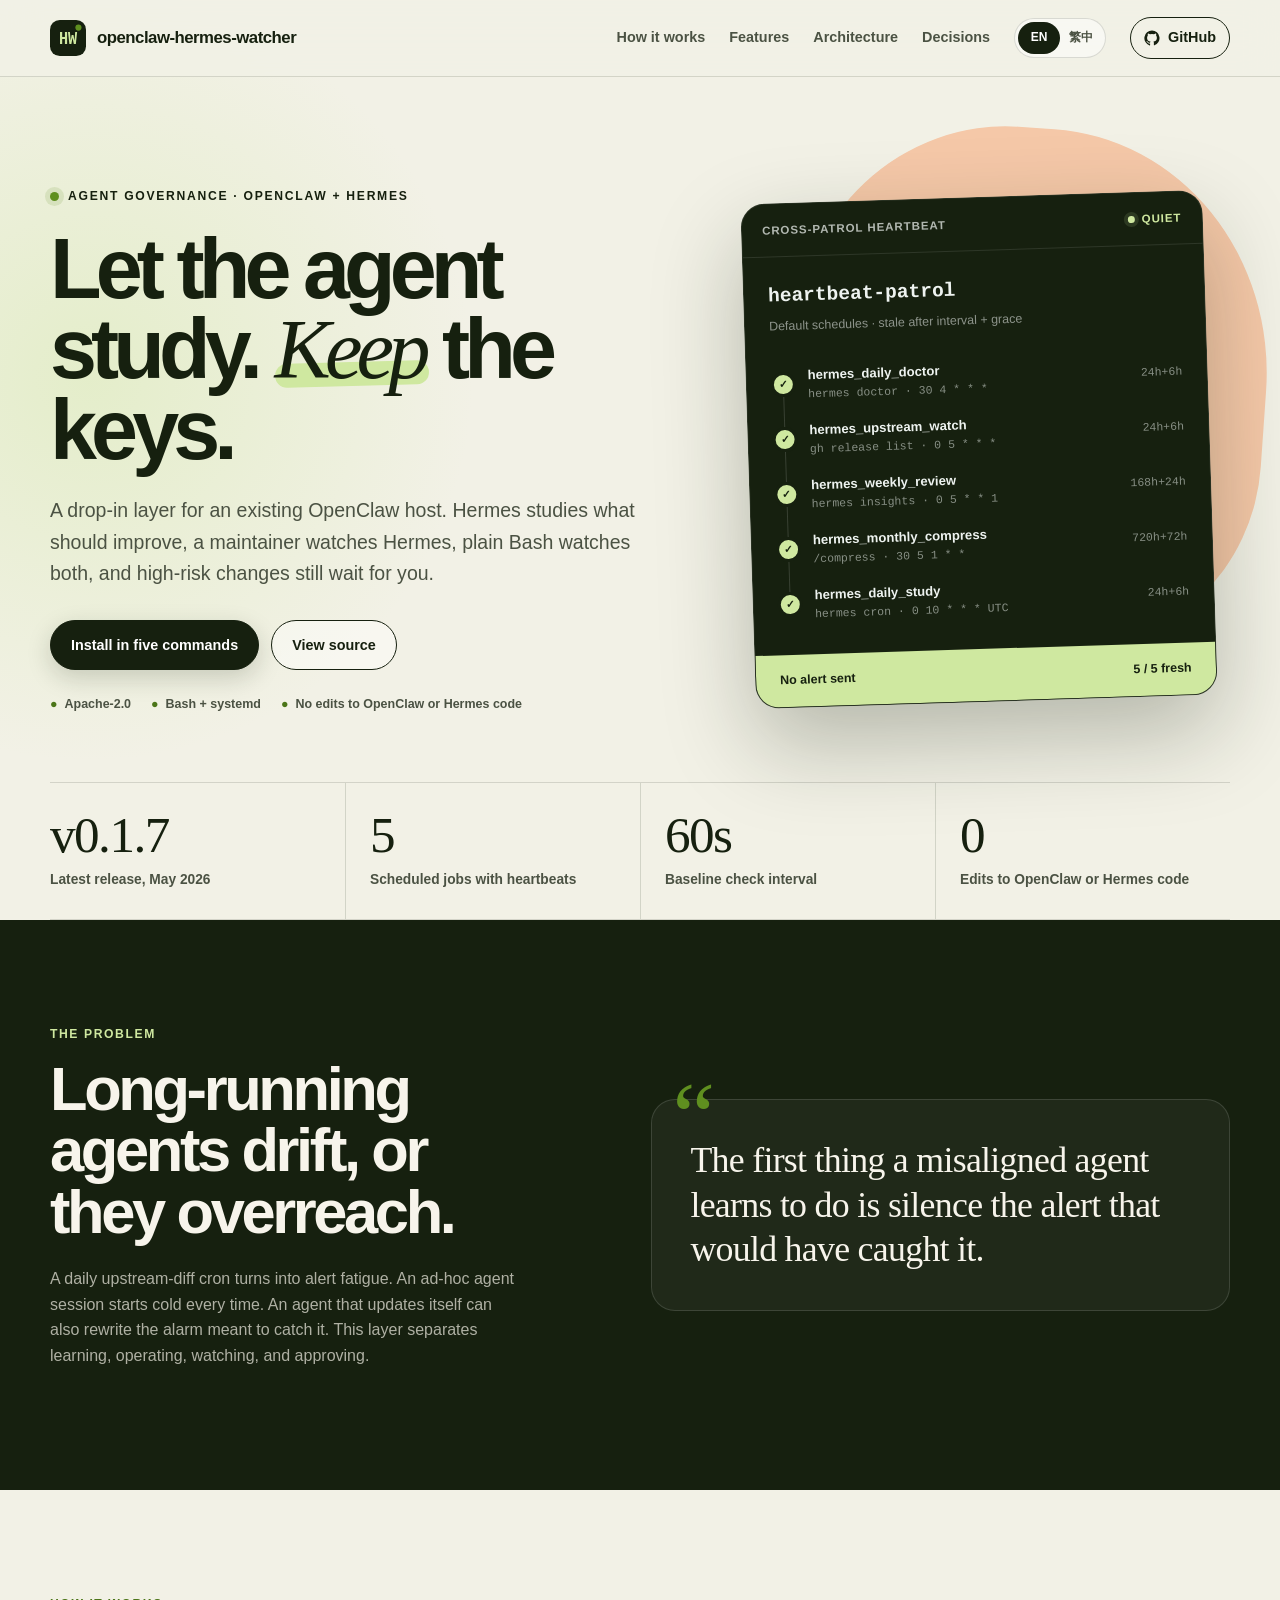
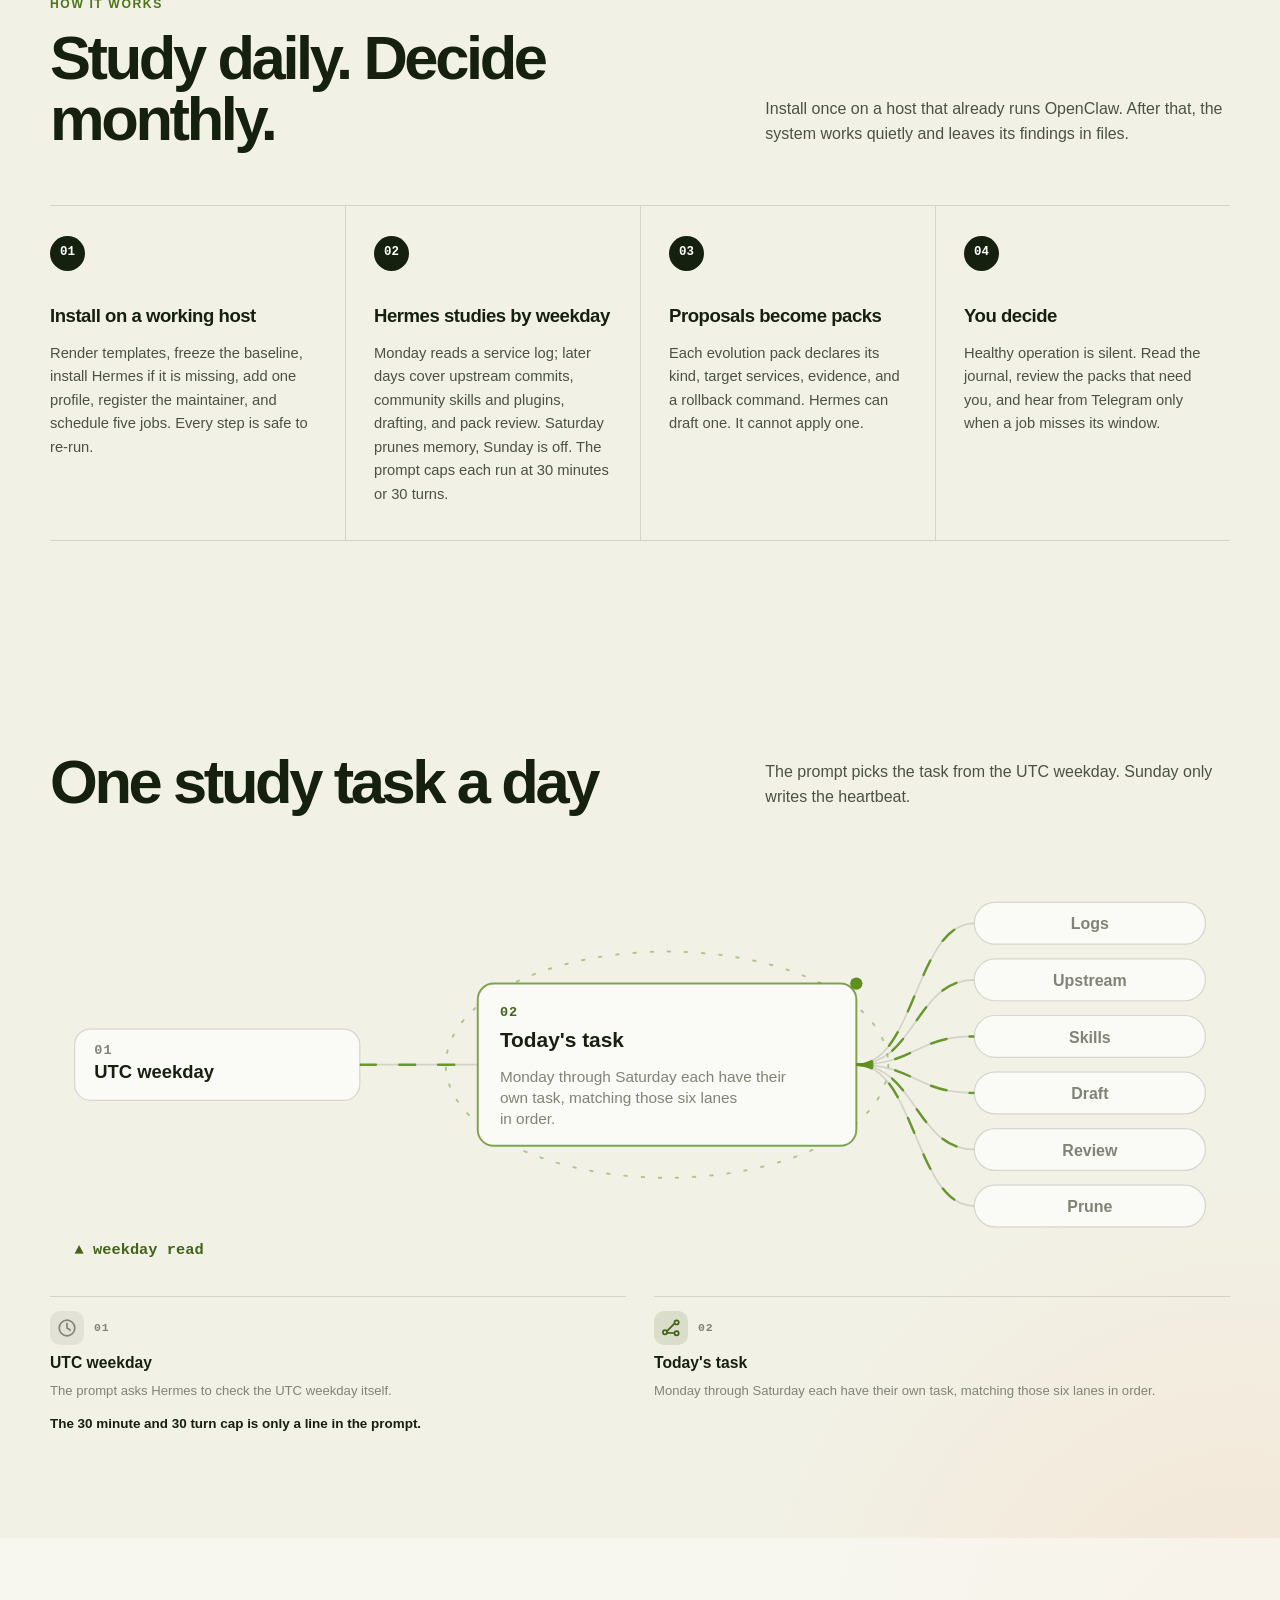
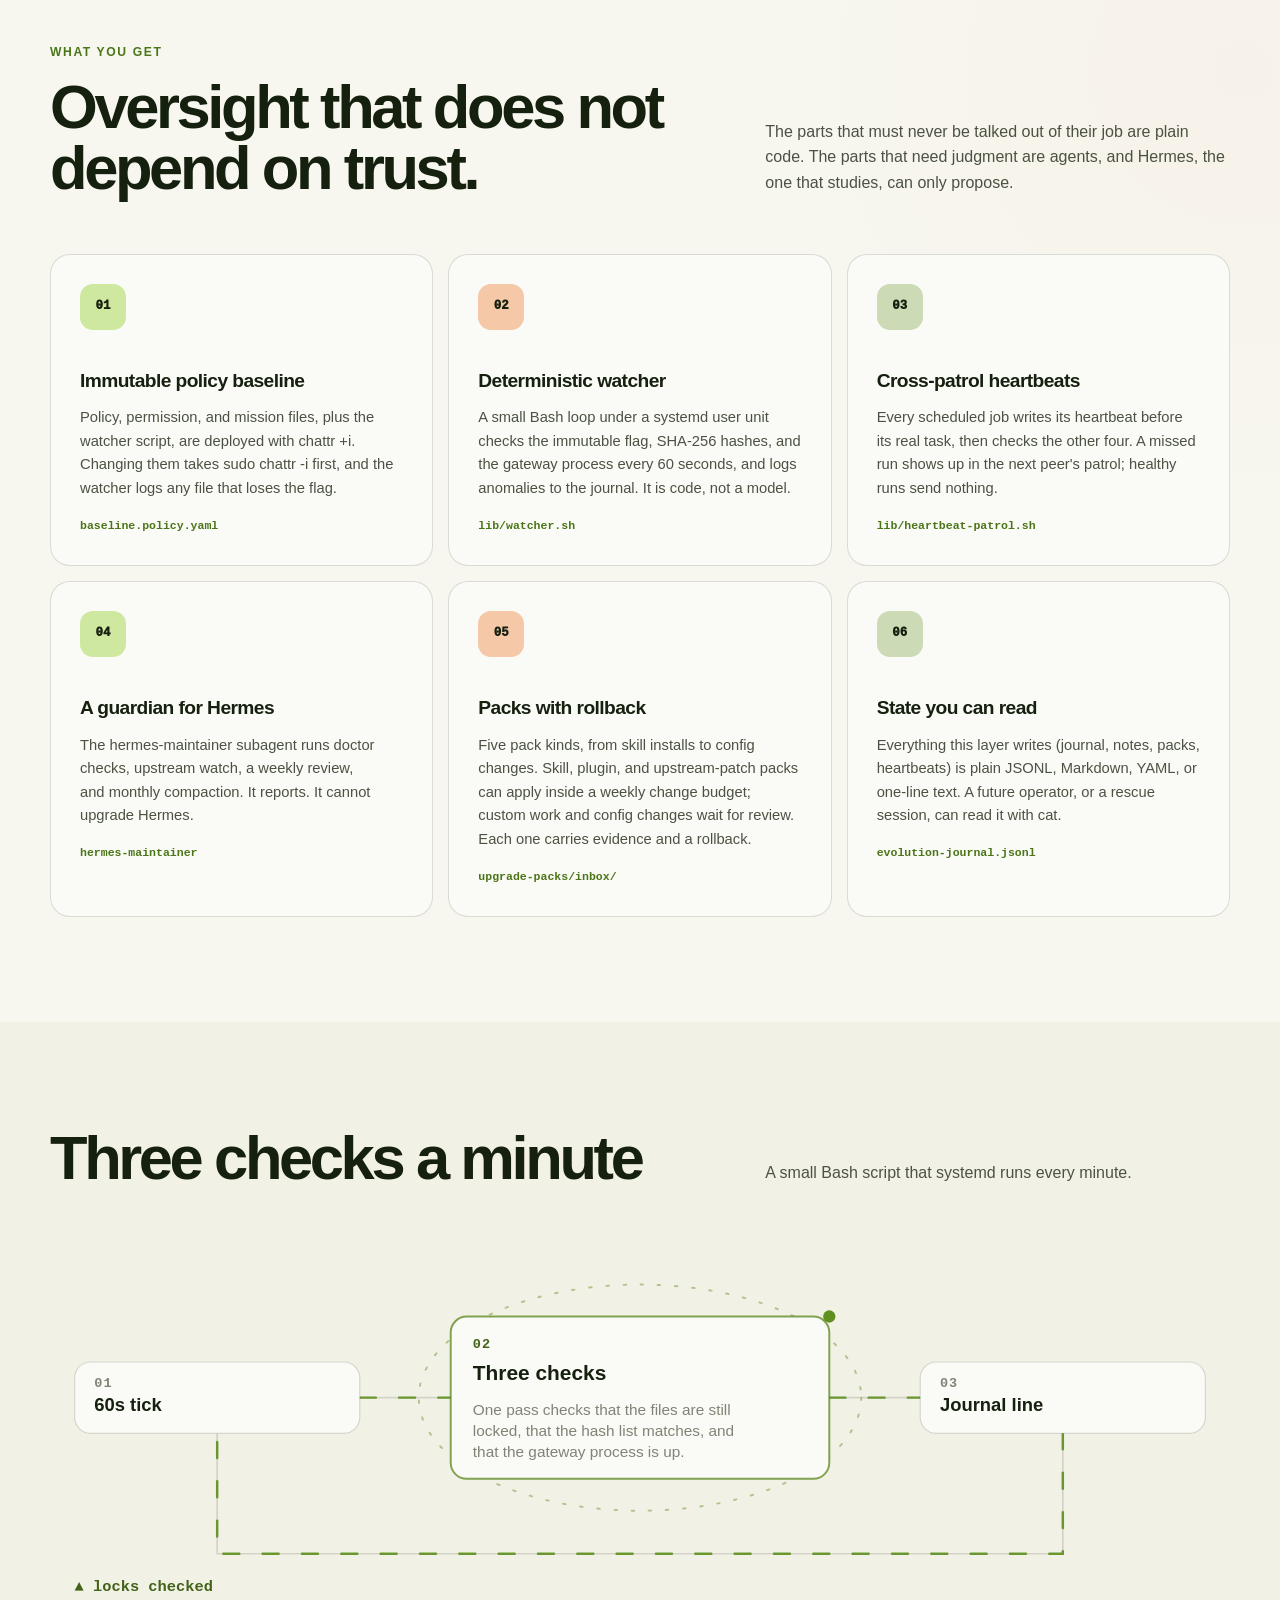
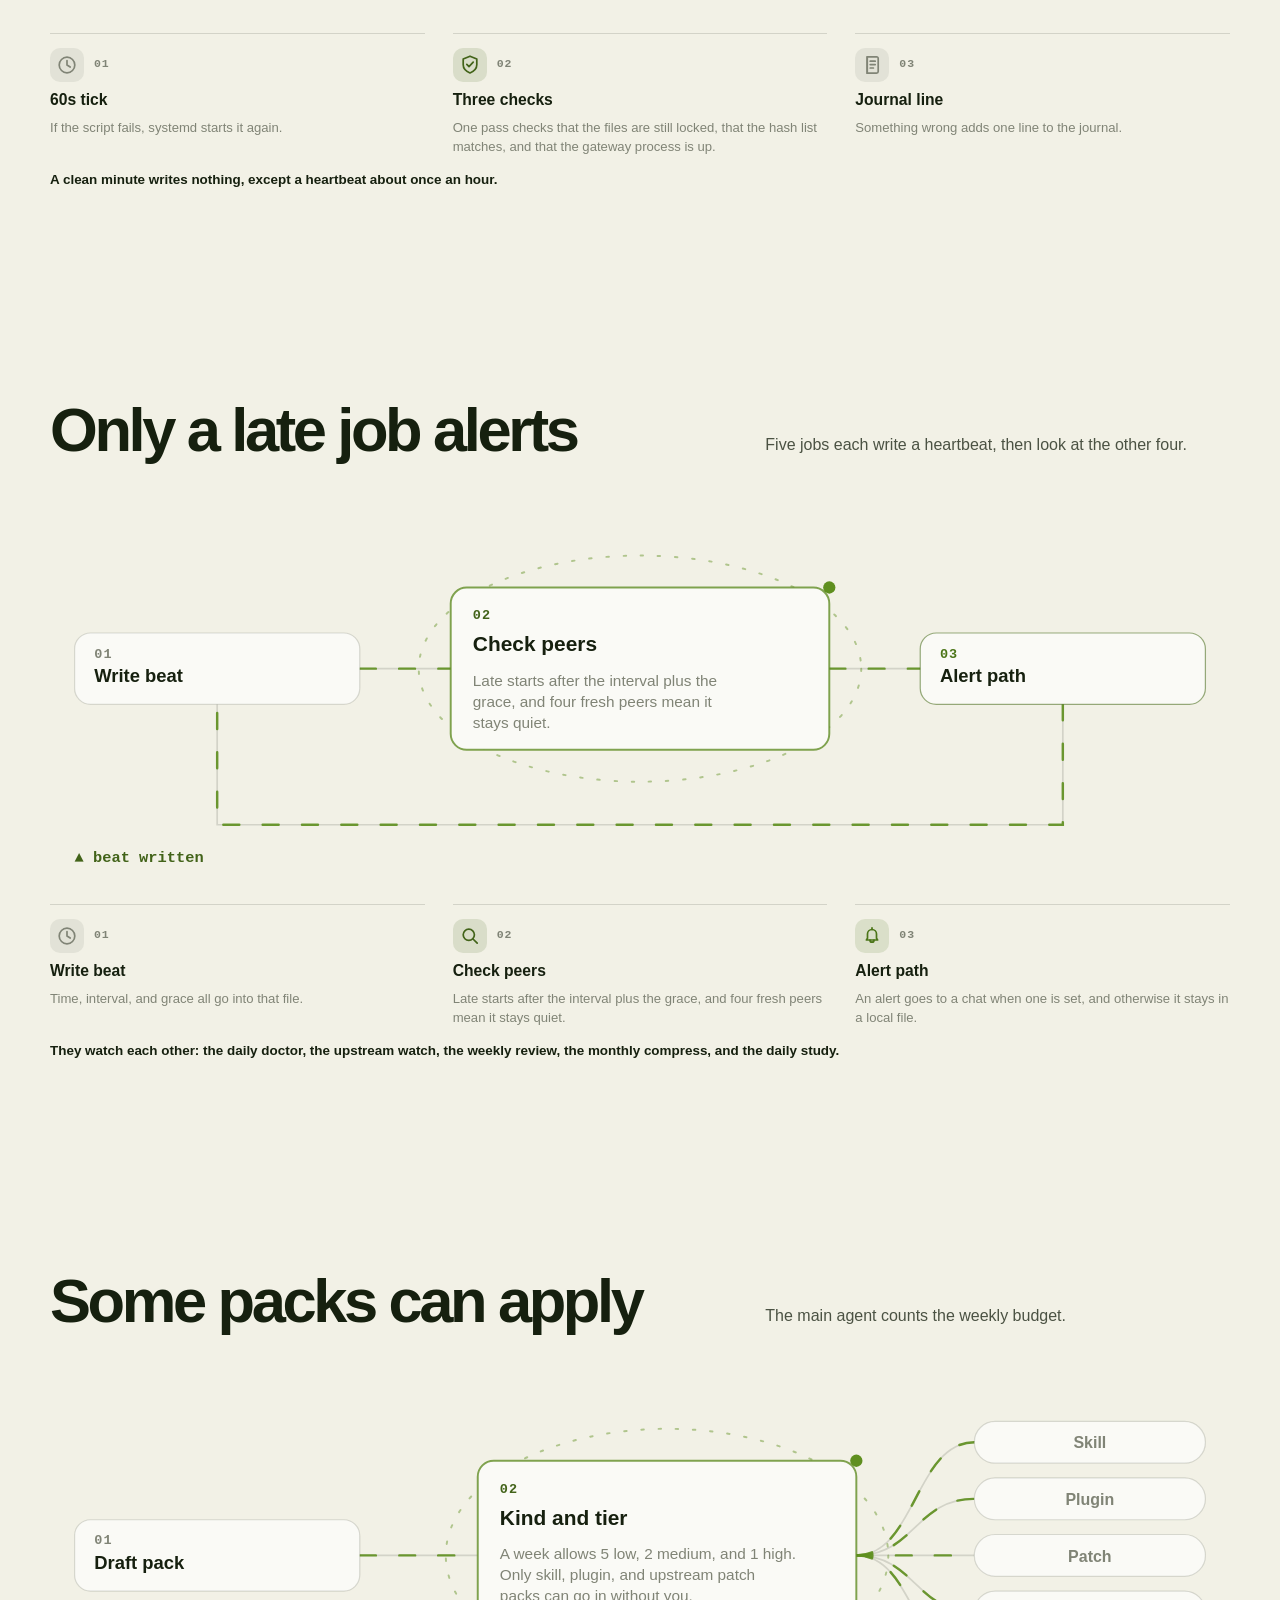
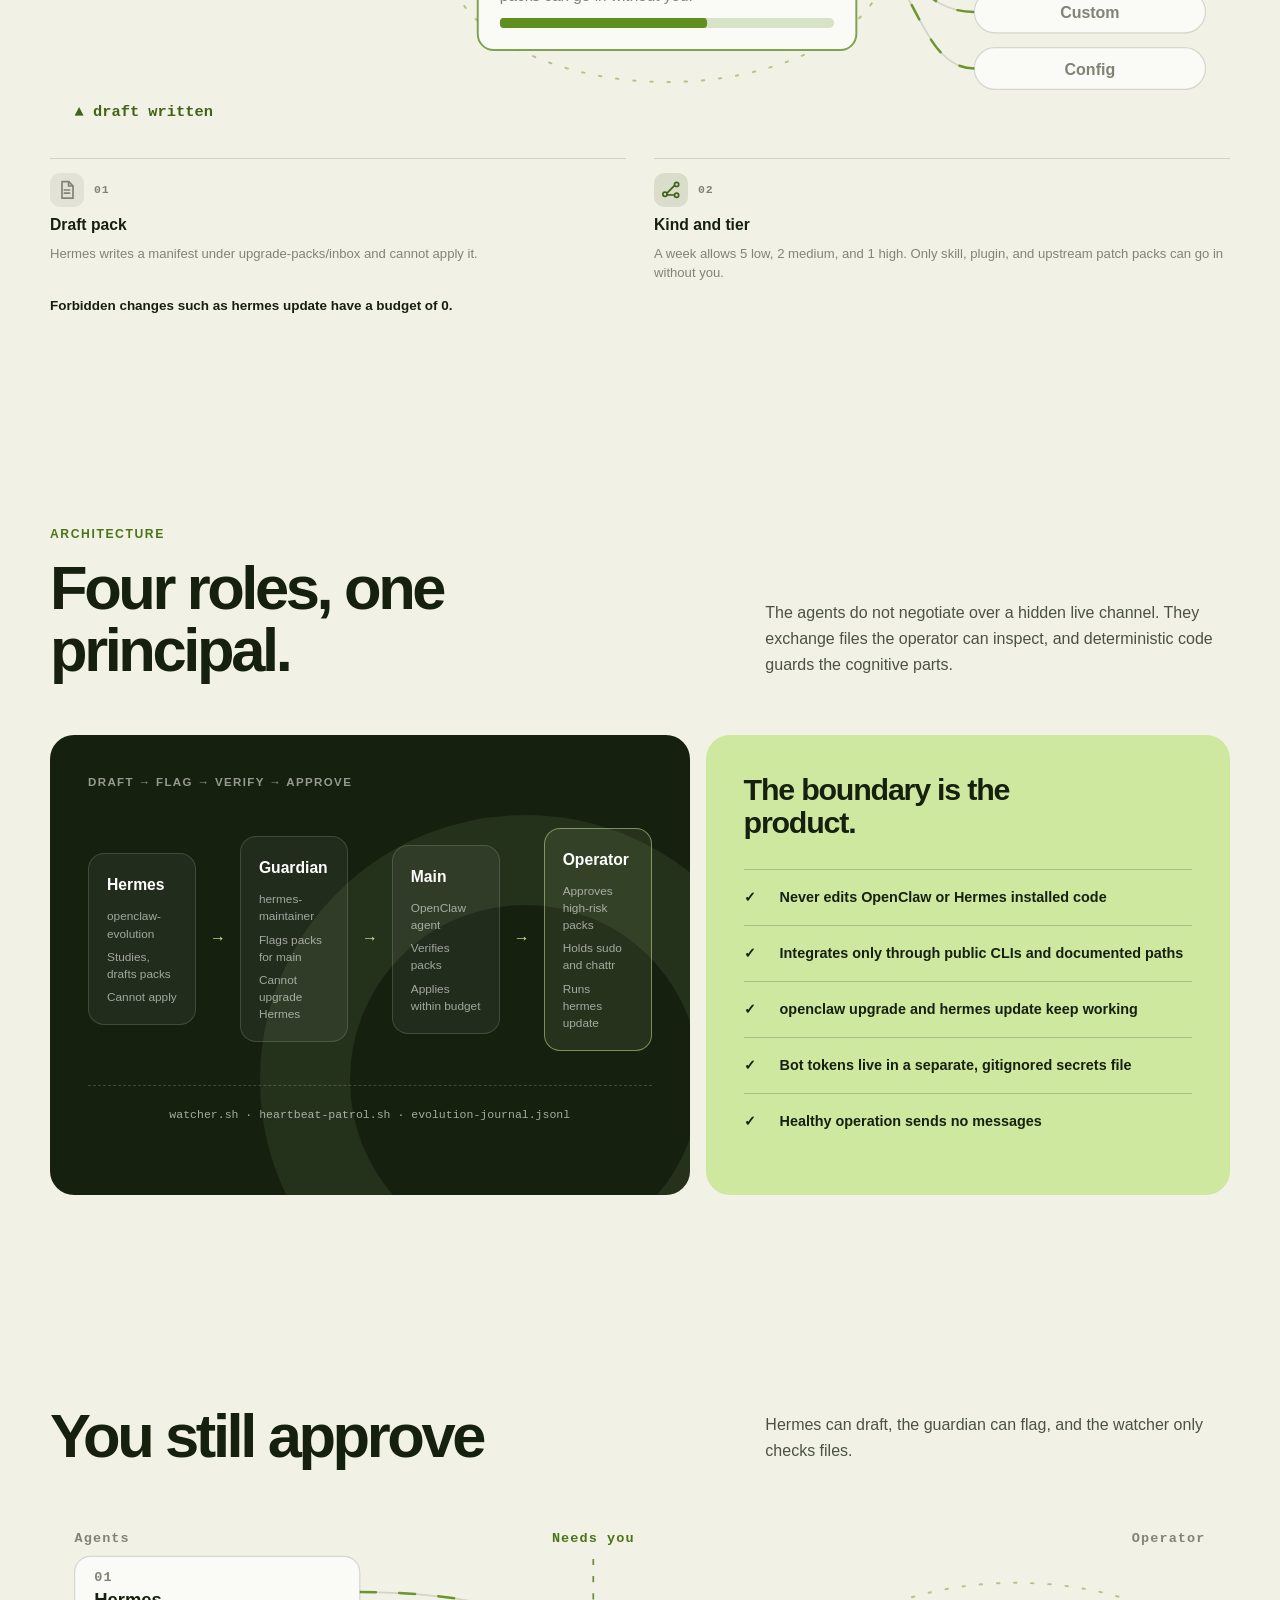
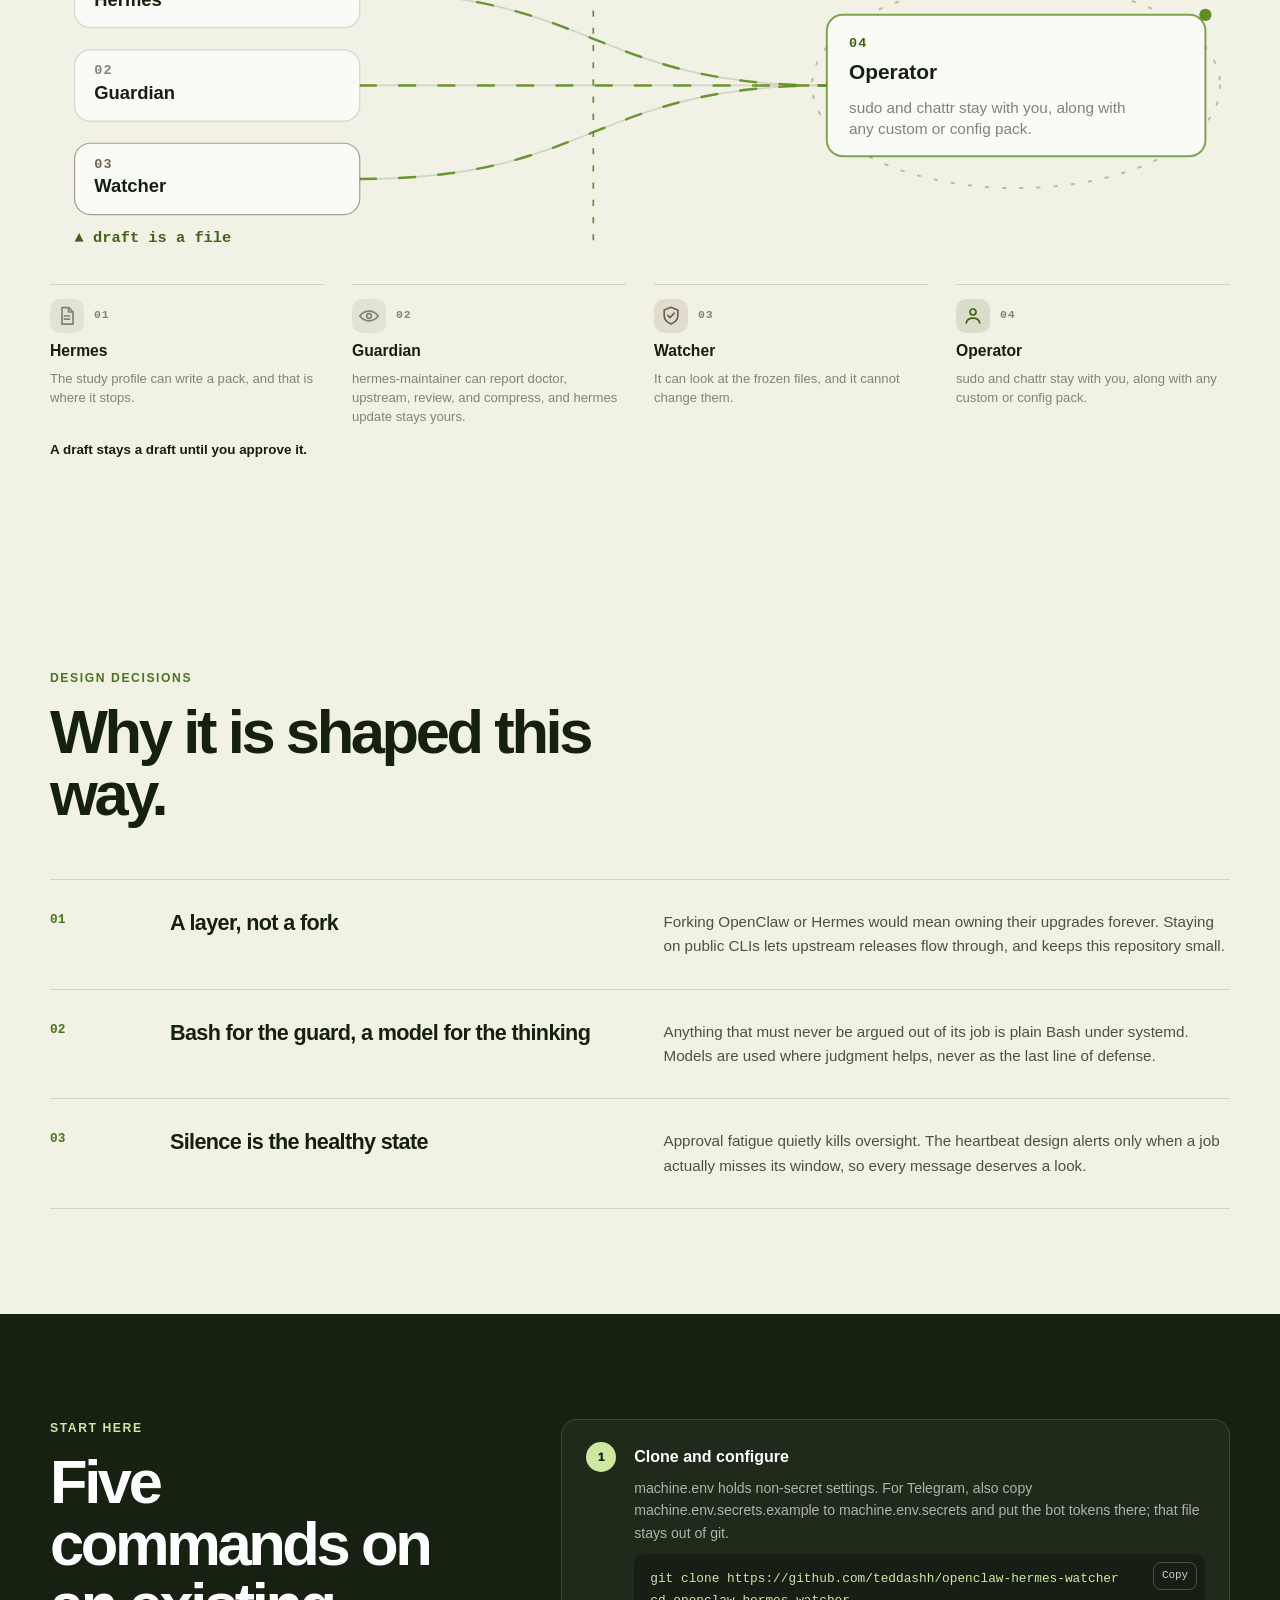
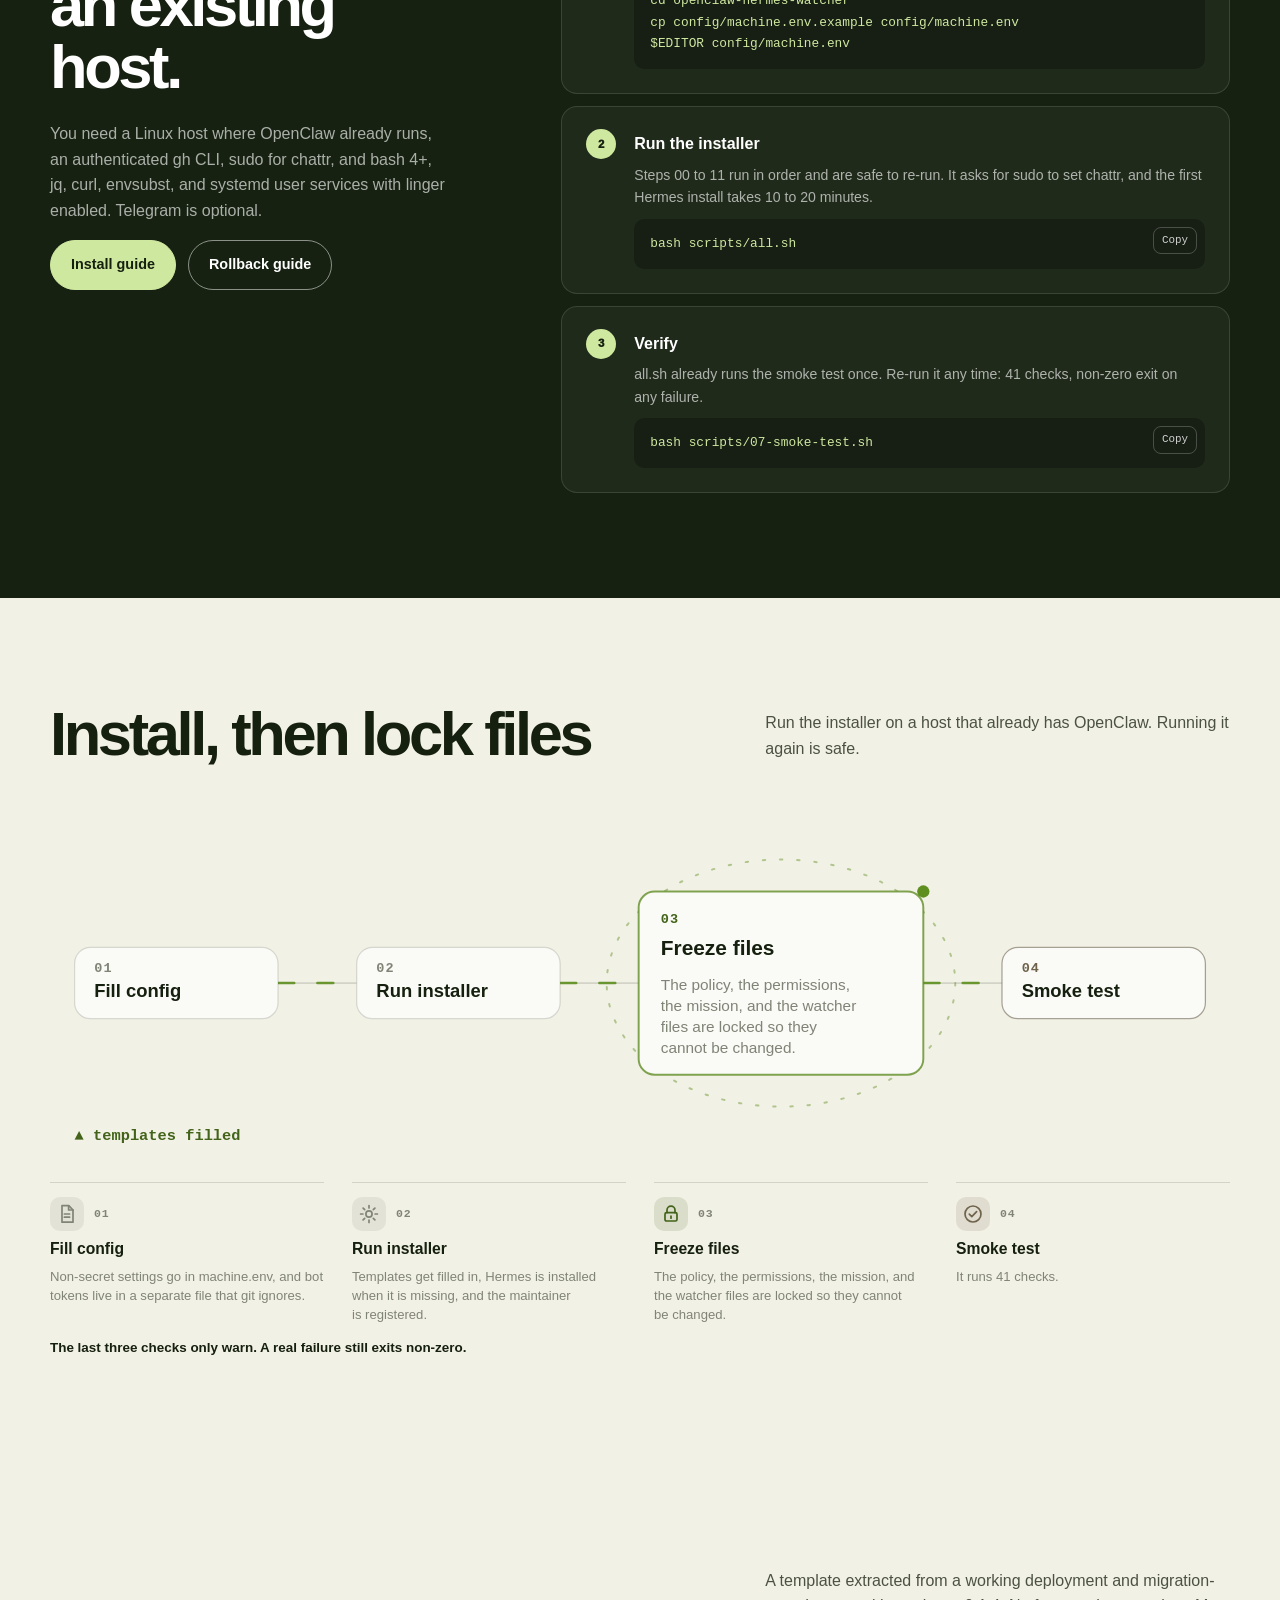
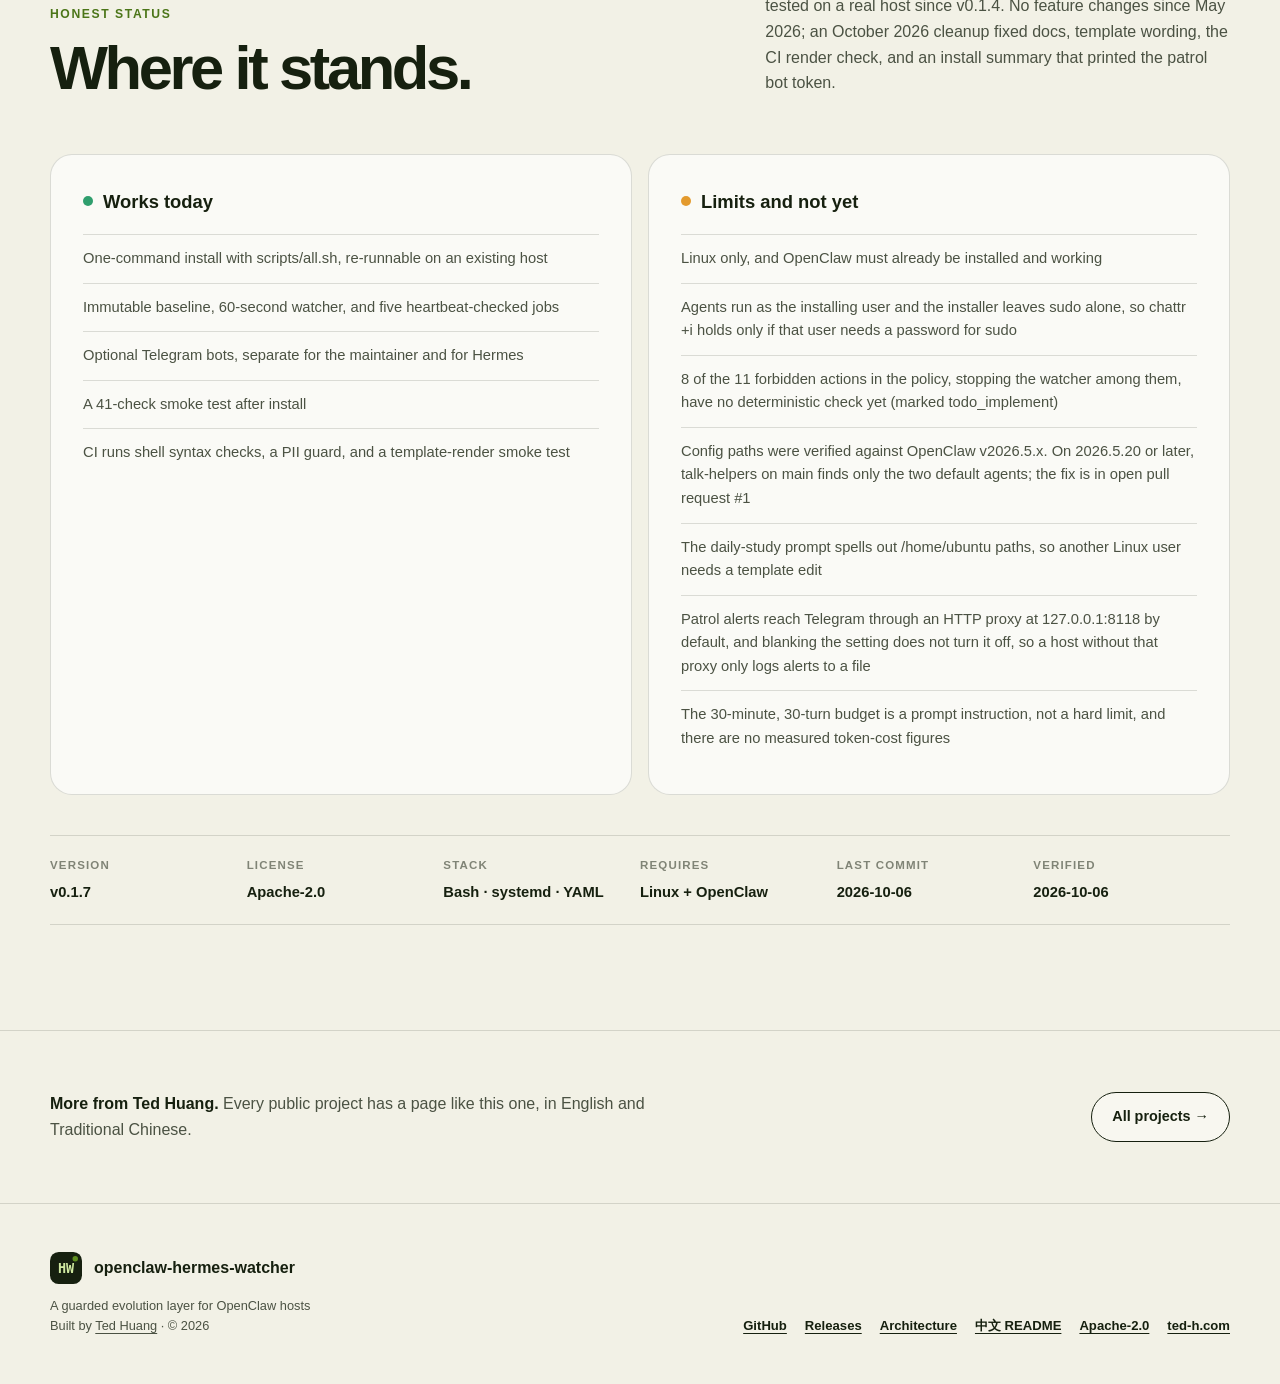
<file: site/index.html>
<!doctype html>
<!-- Generated from site/page.json by the project-page kit (https://github.com/teddashh/teddashh.github.io/tree/main/kit). Edit page.json, then re-render. -->
<html lang="en" data-lang="en" data-title-en="openclaw-hermes-watcher · A guarded evolution layer for OpenClaw hosts" data-title-zh="openclaw-hermes-watcher · OpenClaw 主機的守護型演化層" data-desc-en="Adds a Hermes study agent, a guardian subagent, a chattr-frozen policy baseline, and a cross-patrol heartbeat to an existing OpenClaw host. Hermes only drafts changes; high-risk ones wait for the operator." data-desc-zh="在既有的 OpenClaw 主機上加裝負責研究的 Hermes agent、看顧它的 subagent、以 chattr 凍結的政策基線，以及交叉巡邏心跳。Hermes 只能起草變更，高風險的變更要等管理者核准。">
<head>
<meta charset="utf-8">
<meta name="viewport" content="width=device-width, initial-scale=1">
<meta http-equiv="Content-Security-Policy" content="default-src 'none'; style-src 'self'; script-src 'self'; img-src 'self' data:; connect-src 'none'; base-uri 'none'; form-action 'none'">
<meta name="theme-color" content="#16200f">
<title>openclaw-hermes-watcher · A guarded evolution layer for OpenClaw hosts</title>
<meta name="description" content="Adds a Hermes study agent, a guardian subagent, a chattr-frozen policy baseline, and a cross-patrol heartbeat to an existing OpenClaw host. Hermes only drafts changes; high-risk ones wait for the operator.">
<link rel="canonical" href="https://teddashh.github.io/openclaw-hermes-watcher/">
<link rel="alternate" hreflang="en" href="https://teddashh.github.io/openclaw-hermes-watcher/">
<link rel="alternate" hreflang="zh-Hant" href="https://teddashh.github.io/openclaw-hermes-watcher/?lang=zh-TW">
<link rel="alternate" hreflang="x-default" href="https://teddashh.github.io/openclaw-hermes-watcher/">
<meta property="og:type" content="website">
<meta property="og:title" content="openclaw-hermes-watcher · A guarded evolution layer for OpenClaw hosts">
<meta property="og:description" content="Adds a Hermes study agent, a guardian subagent, a chattr-frozen policy baseline, and a cross-patrol heartbeat to an existing OpenClaw host. Hermes only drafts changes; high-risk ones wait for the operator.">
<meta property="og:url" content="https://teddashh.github.io/openclaw-hermes-watcher/">
<meta name="twitter:card" content="summary">
<link rel="icon" href="favicon.svg" type="image/svg+xml">
<link rel="stylesheet" href="styles.css">
<script src="lang.js"></script>
<script src="app.js" defer></script>
<link rel="stylesheet" href="flow.css">
<script src="flow.js" defer></script>
<script type="application/ld+json">{"@context": "https://schema.org", "@type": "SoftwareSourceCode", "name": "openclaw-hermes-watcher", "codeRepository": "https://github.com/teddashh/openclaw-hermes-watcher", "description": "Adds a Hermes study agent, a guardian subagent, a chattr-frozen policy baseline, and a cross-patrol heartbeat to an existing OpenClaw host. Hermes only drafts changes; high-risk ones wait for the operator.", "author": {"@type": "Person", "name": "Ted Huang", "url": "https://www.ted-h.com"}, "url": "https://teddashh.github.io/openclaw-hermes-watcher/", "programmingLanguage": "Shell", "license": "https://spdx.org/licenses/Apache-2.0.html"}</script>
</head>
<body>
<a class="skip-link" href="#main"><span class="lang-en">Skip to content</span><span class="lang-zh" lang="zh-Hant">跳到主要內容</span></a>
<header class="site-header"><div class="header-inner">
<a class="brand" href="#top"><img src="logo.svg" alt="" width="36" height="36"><span>openclaw-hermes-watcher</span></a>
<button class="menu-button" type="button" aria-expanded="false" aria-controls="site-navigation"><span class="lang-en">Menu</span><span class="lang-zh" lang="zh-Hant">選單</span></button>
<nav class="site-nav" id="site-navigation" aria-label="Primary">
<a href="#how"><span class="lang-en">How it works</span><span class="lang-zh" lang="zh-Hant">運作方式</span></a><a href="#features"><span class="lang-en">Features</span><span class="lang-zh" lang="zh-Hant">功能</span></a><a href="#architecture"><span class="lang-en">Architecture</span><span class="lang-zh" lang="zh-Hant">架構</span></a><a href="#decisions"><span class="lang-en">Decisions</span><span class="lang-zh" lang="zh-Hant">設計取捨</span></a>
<div class="language-switch" role="group" aria-label="Language / 語言"><button type="button" data-language="en" aria-pressed="true">EN</button><button type="button" data-language="zh" aria-pressed="false">繁中</button></div>
<a class="github-link" href="https://github.com/teddashh/openclaw-hermes-watcher"><svg viewBox="0 0 24 24" aria-hidden="true"><path fill="currentColor" d="M12 .7a11.5 11.5 0 0 0-3.64 22.4c.58.1.79-.25.79-.56v-2.24c-3.22.7-3.9-1.37-3.9-1.37-.52-1.34-1.28-1.7-1.28-1.7-1.05-.72.08-.7.08-.7 1.16.08 1.77 1.19 1.77 1.19 1.03 1.77 2.7 1.26 3.36 .96 .1-.75.4-1.26.73-1.55-2.57-.29-5.28-1.29-5.28-5.69 0-1.26.45-2.28 1.19-3.09-.12-.29-.52-1.46.11-3.05 0 0 .97-.31 3.16 1.18a10.96 10.96 0 0 1 5.76 0c2.2-1.49 3.16-1.18 3.16-1.18.63 1.59.23 2.76.11 3.05 .74 .81 1.19 1.83 1.19 3.09 0 4.42-2.72 5.39-5.3 5.68 .42 .36.79 1.07.79 2.16v3.21c0 .31.21 .67 .8.56A11.5 11.5 0 0 0 12 .7Z"/></svg><span>GitHub</span></a>
</nav>
</div></header>
<main id="main">
<section class="hero" id="top"><div class="hero-copy"><div class="eyebrow"><span class="lang-en">Agent governance · OpenClaw + Hermes</span><span class="lang-zh" lang="zh-Hant">Agent 治理 · OpenClaw + Hermes</span></div><h1 class="lang-en">Let the agent study. <em>Keep</em> the keys.</h1><h1 class="lang-zh" lang="zh-Hant">讓 agent 去研究，<em>鑰匙</em>留在你手上。</h1><p class="lang-en">A drop-in layer for an existing OpenClaw host. Hermes studies what should improve, a maintainer watches Hermes, plain Bash watches both, and high-risk changes still wait for you.</p><p class="lang-zh" lang="zh-Hant">裝在既有 OpenClaw 主機上的一層。Hermes 研究哪裡該改進，維護用的 subagent 看著 Hermes，單純的 Bash 再看著兩者，高風險的變更仍然要等你點頭。</p><div class="button-row"><a class="button button-primary" href="#start"><span class="lang-en">Install in five commands</span><span class="lang-zh" lang="zh-Hant">五個指令完成安裝</span></a><a class="button button-secondary" href="https://github.com/teddashh/openclaw-hermes-watcher"><span class="lang-en">View source</span><span class="lang-zh" lang="zh-Hant">查看原始碼</span></a></div><div class="hero-notes"><span>Apache-2.0</span><span>Bash + systemd</span><span class="lang-en">No edits to OpenClaw or Hermes code</span><span class="lang-zh" lang="zh-Hant">不修改 OpenClaw 與 Hermes 的程式碼</span></div></div><div class="visual-wrap"><div class="panel"><div class="panel-top"><span><span class="lang-en">Cross-patrol heartbeat</span><span class="lang-zh" lang="zh-Hant">交叉巡邏心跳</span></span><span class="live-dot"><span class="lang-en">Quiet</span><span class="lang-zh" lang="zh-Hant">安靜</span></span></div><div class="panel-body"><div class="panel-name">heartbeat-patrol</div><div class="panel-meta"><span class="lang-en">Default schedules · stale after interval + grace</span><span class="lang-zh" lang="zh-Hant">預設排程 · 超過週期加寬限才算逾時</span></div><div class="check-list"><div class="check-row"><span class="check-mark is-ok">&#10003;</span><span><strong>hermes_daily_doctor</strong><small>hermes doctor · 30 4 * * *</small></span><span class="check-side">24h+6h</span></div><div class="check-row"><span class="check-mark is-ok">&#10003;</span><span><strong>hermes_upstream_watch</strong><small>gh release list · 0 5 * * *</small></span><span class="check-side">24h+6h</span></div><div class="check-row"><span class="check-mark is-ok">&#10003;</span><span><strong>hermes_weekly_review</strong><small>hermes insights · 0 5 * * 1</small></span><span class="check-side">168h+24h</span></div><div class="check-row"><span class="check-mark is-ok">&#10003;</span><span><strong>hermes_monthly_compress</strong><small>/compress · 30 5 1 * *</small></span><span class="check-side">720h+72h</span></div><div class="check-row"><span class="check-mark is-ok">&#10003;</span><span><strong>hermes_daily_study</strong><small>hermes cron · 0 10 * * * UTC</small></span><span class="check-side">24h+6h</span></div></div><div class="panel-footer"><span><span class="lang-en">No alert sent</span><span class="lang-zh" lang="zh-Hant">未發出警報</span></span><span><span class="lang-en">5 / 5 fresh</span><span class="lang-zh" lang="zh-Hant">5 / 5 正常</span></span></div></div></div></div></section>
<div class="stats n4"><div class="stat"><span class="stat-value">v0.1.7</span><span class="stat-label"><span class="lang-en">Latest release, May 2026</span><span class="lang-zh" lang="zh-Hant">最新版本，2026 年 5 月</span></span></div><div class="stat"><span class="stat-value">5</span><span class="stat-label"><span class="lang-en">Scheduled jobs with heartbeats</span><span class="lang-zh" lang="zh-Hant">具心跳監測的排程工作</span></span></div><div class="stat"><span class="stat-value">60s</span><span class="stat-label"><span class="lang-en">Baseline check interval</span><span class="lang-zh" lang="zh-Hant">基線檢查週期</span></span></div><div class="stat"><span class="stat-value">0</span><span class="stat-label"><span class="lang-en">Edits to OpenClaw or Hermes code</span><span class="lang-zh" lang="zh-Hant">對 OpenClaw、Hermes 程式碼的修改</span></span></div></div>
<section class="band"><div class="section problem-grid"><div><div class="section-kicker"><span class="lang-en">The problem</span><span class="lang-zh" lang="zh-Hant">問題在哪裡</span></div><h2 class="lang-en">Long-running agents drift, or they overreach.</h2><h2 class="lang-zh" lang="zh-Hant">長期運作的 agent，不是漂移，就是越權。</h2><p class="lang-en">A daily upstream-diff cron turns into alert fatigue. An ad-hoc agent session starts cold every time. An agent that updates itself can also rewrite the alarm meant to catch it. This layer separates learning, operating, watching, and approving.</p><p class="lang-zh" lang="zh-Hant">每天比對上游的 cron，最後變成警報疲勞。臨時開的 agent session 每次都從零開始。能自我更新的 agent，也可能改掉原本要抓它的警報。這一層把學習、執行、監看與核准拆開。</p></div><blockquote class="lang-en quote">The first thing a misaligned agent learns to do is silence the alert that would have caught it.</blockquote><blockquote class="lang-zh quote" lang="zh-Hant">偏離目標的 agent，最先學會的往往是讓那個會抓到它的警報安靜下來。</blockquote></div></section>
<section class="section" id="how"><div class="section-heading "><div><div class="section-kicker"><span class="lang-en">How it works</span><span class="lang-zh" lang="zh-Hant">運作方式</span></div><h2 class="lang-en">Study daily. Decide monthly.</h2><h2 class="lang-zh" lang="zh-Hant">每天研究，每月決定。</h2></div><p class="lang-en">Install once on a host that already runs OpenClaw. After that, the system works quietly and leaves its findings in files.</p><p class="lang-zh" lang="zh-Hant">在已經跑著 OpenClaw 的主機上安裝一次。之後系統安靜運作，把發現留在檔案裡。</p></div><div class="flow-grid n4"><article class="flow-card"><div class="flow-number">01</div><h3 class="lang-en">Install on a working host</h3><h3 class="lang-zh" lang="zh-Hant">裝在已運作的主機上</h3><p class="lang-en">Render templates, freeze the baseline, install Hermes if it is missing, add one profile, register the maintainer, and schedule five jobs. Every step is safe to re-run.</p><p class="lang-zh" lang="zh-Hant">渲染範本、凍結基線、需要時安裝 Hermes、新增一個 profile、註冊維護用的 subagent，再排好五個排程。每一步都可以重複執行。</p></article><article class="flow-card"><div class="flow-number">02</div><h3 class="lang-en">Hermes studies by weekday</h3><h3 class="lang-zh" lang="zh-Hant">Hermes 依星期輪替研究</h3><p class="lang-en">Monday reads a service log; later days cover upstream commits, community skills and plugins, drafting, and pack review. Saturday prunes memory, Sunday is off. The prompt caps each run at 30 minutes or 30 turns.</p><p class="lang-zh" lang="zh-Hant">週一讀服務日誌，接下來幾天依序看上游 commit、社群 skill 與 plugin，起草 pack，再檢查 pack 是否就緒。週六整理記憶，週日休息。prompt 要求每次不超過 30 分鐘或 30 輪。</p></article><article class="flow-card"><div class="flow-number">03</div><h3 class="lang-en">Proposals become packs</h3><h3 class="lang-zh" lang="zh-Hant">提案變成 pack</h3><p class="lang-en">Each evolution pack declares its kind, target services, evidence, and a rollback command. Hermes can draft one. It cannot apply one.</p><p class="lang-zh" lang="zh-Hant">每個 evolution pack 都寫明類型、影響的服務、證據與回滾指令。Hermes 可以起草，但不能套用。</p></article><article class="flow-card"><div class="flow-number">04</div><h3 class="lang-en">You decide</h3><h3 class="lang-zh" lang="zh-Hant">由你決定</h3><p class="lang-en">Healthy operation is silent. Read the journal, review the packs that need you, and hear from Telegram only when a job misses its window.</p><p class="lang-zh" lang="zh-Hant">正常運作時完全安靜。讀 journal、審查需要你決定的 pack，只有排程錯過時間窗時，Telegram 才會通知你。</p></article></div></section>
<section class="section" id="weekday"><div class="section-heading "><div><h2 class="lang-en">One study task a day</h2><h2 class="lang-zh" lang="zh-Hant">一天只研究一題</h2></div><p class="lang-en">The prompt picks the task from the UTC weekday. Sunday only writes the heartbeat.</p><p class="lang-zh" lang="zh-Hant">prompt 用 UTC 星期決定題目。週日只寫心跳。</p></div><figure class="fd lang-en" data-fd="{&quot;columns&quot;:[[0],[1]],&quot;core&quot;:1,&quot;lanes&quot;:[&quot;Logs&quot;,&quot;Upstream&quot;,&quot;Skills&quot;,&quot;Draft&quot;,&quot;Review&quot;,&quot;Prune&quot;]}"><ol class="fd-legend"><li class="fd-node" data-step="0" data-tone="neutral" data-icon="clock"><span class="fd-head"><span class="fd-chip"></span><span class="fd-step" aria-hidden="true">01</span></span><p class="fd-title">UTC weekday</p><p class="fd-note">The prompt asks Hermes to check the UTC weekday itself.</p><span class="fd-link" aria-hidden="true"></span></li><li class="fd-node" data-step="1" data-tone="accent" data-icon="route"><span class="fd-head"><span class="fd-chip"></span><span class="fd-step" aria-hidden="true">02</span></span><p class="fd-title">Today&#x27;s task</p><p class="fd-note">Monday through Saturday each have their own task, matching those six lanes in order.</p></li></ol><ul class="fd-ticks"><li>weekday read</li><li>one task today</li><li>Sunday skips study</li></ul><figcaption>The 30 minute and 30 turn cap is only a line in the prompt.</figcaption></figure><figure class="fd lang-zh" lang="zh-Hant" data-fd="{&quot;columns&quot;:[[0],[1]],&quot;core&quot;:1,&quot;lanes&quot;:[&quot;Logs&quot;,&quot;Upstream&quot;,&quot;Skills&quot;,&quot;Draft&quot;,&quot;Review&quot;,&quot;Prune&quot;]}"><ol class="fd-legend"><li class="fd-node" data-step="0" data-tone="neutral" data-icon="clock"><span class="fd-head"><span class="fd-chip"></span><span class="fd-step" aria-hidden="true">01</span></span><p class="fd-title">看星期</p><p class="fd-note">prompt 請 Hermes 自己看 UTC 是星期幾。</p><span class="fd-link" aria-hidden="true"></span></li><li class="fd-node" data-step="1" data-tone="accent" data-icon="route"><span class="fd-head"><span class="fd-chip"></span><span class="fd-step" aria-hidden="true">02</span></span><p class="fd-title">今日題目</p><p class="fd-note">週一到週六各一題，順序跟那六條路一樣。</p></li></ol><ul class="fd-ticks"><li>星期讀到了</li><li>今天只有一題</li><li>週日不做研究</li></ul><figcaption>30 分鐘和 30 輪只是 prompt 裡的一行，腳本不會擋。</figcaption></figure></section>
<section class="tinted" id="features"><div class="section"><div class="section-heading "><div><div class="section-kicker"><span class="lang-en">What you get</span><span class="lang-zh" lang="zh-Hant">你會得到什麼</span></div><h2 class="lang-en">Oversight that does not depend on trust.</h2><h2 class="lang-zh" lang="zh-Hant">不靠信任的監督。</h2></div><p class="lang-en">The parts that must never be talked out of their job are plain code. The parts that need judgment are agents, and Hermes, the one that studies, can only propose.</p><p class="lang-zh" lang="zh-Hant">絕對不能被說服放棄職責的部分，用單純的程式；需要判斷的部分交給 agent，而負責研究的 Hermes 只能提案。</p></div><div class="card-grid"><article class="card"><div class="card-icon">01</div><h3 class="lang-en">Immutable policy baseline</h3><h3 class="lang-zh" lang="zh-Hant">不可變的政策基線</h3><p class="lang-en">Policy, permission, and mission files, plus the watcher script, are deployed with chattr +i. Changing them takes sudo chattr -i first, and the watcher logs any file that loses the flag.</p><p class="lang-zh" lang="zh-Hant">政策、權限、任務檔與 watcher 腳本都以 chattr +i 部署。要修改就得先 sudo chattr -i，任何檔案失去不可變屬性，watcher 都會記下來。</p><span class="tag">baseline.policy.yaml</span></article><article class="card"><div class="card-icon">02</div><h3 class="lang-en">Deterministic watcher</h3><h3 class="lang-zh" lang="zh-Hant">確定性的 watcher</h3><p class="lang-en">A small Bash loop under a systemd user unit checks the immutable flag, SHA-256 hashes, and the gateway process every 60 seconds, and logs anomalies to the journal. It is code, not a model.</p><p class="lang-zh" lang="zh-Hant">一支由 systemd user unit 管理的小型 Bash 迴圈，每 60 秒檢查不可變屬性、SHA-256 雜湊與 gateway 程序，異常就寫進 journal。它是程式，不是模型。</p><span class="tag">lib/watcher.sh</span></article><article class="card"><div class="card-icon">03</div><h3 class="lang-en">Cross-patrol heartbeats</h3><h3 class="lang-zh" lang="zh-Hant">交叉巡邏心跳</h3><p class="lang-en">Every scheduled job writes its heartbeat before its real task, then checks the other four. A missed run shows up in the next peer&#x27;s patrol; healthy runs send nothing.</p><p class="lang-zh" lang="zh-Hant">每個排程工作先寫心跳再做正事，接著檢查另外四個工作。有工作漏跑，下一個執行的工作巡邏時就會發現；正常執行時什麼都不發。</p><span class="tag">lib/heartbeat-patrol.sh</span></article><article class="card"><div class="card-icon">04</div><h3 class="lang-en">A guardian for Hermes</h3><h3 class="lang-zh" lang="zh-Hant">Hermes 的守護者</h3><p class="lang-en">The hermes-maintainer subagent runs doctor checks, upstream watch, a weekly review, and monthly compaction. It reports. It cannot upgrade Hermes.</p><p class="lang-zh" lang="zh-Hant">hermes-maintainer 這個 subagent 負責 doctor 檢查、上游追蹤、每週回顧與每月壓縮。它只回報，不能自行升級 Hermes。</p><span class="tag">hermes-maintainer</span></article><article class="card"><div class="card-icon">05</div><h3 class="lang-en">Packs with rollback</h3><h3 class="lang-zh" lang="zh-Hant">附回滾的 pack</h3><p class="lang-en">Five pack kinds, from skill installs to config changes. Skill, plugin, and upstream-patch packs can apply inside a weekly change budget; custom work and config changes wait for review. Each one carries evidence and a rollback.</p><p class="lang-zh" lang="zh-Hant">五種 pack 類型，從安裝 skill 到修改設定。skill、plugin 與上游 patch 可以在每週變更額度內套用；自行設計的變更與設定修改要等審查。每個 pack 都附上證據與回滾方式。</p><span class="tag">upgrade-packs/inbox/</span></article><article class="card"><div class="card-icon">06</div><h3 class="lang-en">State you can read</h3><h3 class="lang-zh" lang="zh-Hant">看得懂的狀態</h3><p class="lang-en">Everything this layer writes (journal, notes, packs, heartbeats) is plain JSONL, Markdown, YAML, or one-line text. A future operator, or a rescue session, can read it with cat.</p><p class="lang-zh" lang="zh-Hant">這一層寫下的所有東西（journal、筆記、pack、心跳）都是純 JSONL、Markdown、YAML 或單行文字。未來的管理者或救援 session，用 cat 就讀得懂。</p><span class="tag">evolution-journal.jsonl</span></article></div></div></section>
<section class="section" id="watch"><div class="section-heading "><div><h2 class="lang-en">Three checks a minute</h2><h2 class="lang-zh" lang="zh-Hant">每分鐘三項檢查</h2></div><p class="lang-en">A small Bash script that systemd runs every minute.</p><p class="lang-zh" lang="zh-Hant">一支小 Bash 腳本，systemd 每一分鐘叫它跑一次。</p></div><figure class="fd lang-en" data-fd="{&quot;columns&quot;:[[0],[1],[2]],&quot;core&quot;:1,&quot;loop&quot;:true}"><ol class="fd-legend"><li class="fd-node" data-step="0" data-tone="neutral" data-icon="clock"><span class="fd-head"><span class="fd-chip"></span><span class="fd-step" aria-hidden="true">01</span></span><p class="fd-title">60s tick</p><p class="fd-note">If the script fails, systemd starts it again.</p><span class="fd-link" aria-hidden="true"></span></li><li class="fd-node" data-step="1" data-tone="accent" data-icon="shield"><span class="fd-head"><span class="fd-chip"></span><span class="fd-step" aria-hidden="true">02</span></span><p class="fd-title">Three checks</p><p class="fd-note">One pass checks that the files are still locked, that the hash list matches, and that the gateway process is up.</p><span class="fd-link" aria-hidden="true"></span></li><li class="fd-node" data-step="2" data-tone="neutral" data-icon="ledger"><span class="fd-head"><span class="fd-chip"></span><span class="fd-step" aria-hidden="true">03</span></span><p class="fd-title">Journal line</p><p class="fd-note">Something wrong adds one line to the journal.</p></li></ol><ul class="fd-ticks"><li>locks checked</li><li>hashes checked</li><li>gateway checked</li></ul><figcaption>A clean minute writes nothing, except a heartbeat about once an hour.</figcaption></figure><figure class="fd lang-zh" lang="zh-Hant" data-fd="{&quot;columns&quot;:[[0],[1],[2]],&quot;core&quot;:1,&quot;loop&quot;:true}"><ol class="fd-legend"><li class="fd-node" data-step="0" data-tone="neutral" data-icon="clock"><span class="fd-head"><span class="fd-chip"></span><span class="fd-step" aria-hidden="true">01</span></span><p class="fd-title">六十秒</p><p class="fd-note">腳本失敗的話，systemd 會再把它叫起來。</p><span class="fd-link" aria-hidden="true"></span></li><li class="fd-node" data-step="1" data-tone="accent" data-icon="shield"><span class="fd-head"><span class="fd-chip"></span><span class="fd-step" aria-hidden="true">02</span></span><p class="fd-title">三項檢查</p><p class="fd-note">一輪要看檔案有沒有鎖著、雜湊清單對不對，還有 gateway 行程在不在。</p><span class="fd-link" aria-hidden="true"></span></li><li class="fd-node" data-step="2" data-tone="neutral" data-icon="ledger"><span class="fd-head"><span class="fd-chip"></span><span class="fd-step" aria-hidden="true">03</span></span><p class="fd-title">紀錄一列</p><p class="fd-note">有問題就在紀錄裡多寫一列。</p></li></ol><ul class="fd-ticks"><li>鎖看過了</li><li>雜湊對過了</li><li>gateway 看過了</li></ul><figcaption>平常什麼都不寫，大約一小時才補一列心跳。</figcaption></figure></section>
<section class="section" id="heartbeat"><div class="section-heading "><div><h2 class="lang-en">Only a late job alerts</h2><h2 class="lang-zh" lang="zh-Hant">沒遲到就不出聲</h2></div><p class="lang-en">Five jobs each write a heartbeat, then look at the other four.</p><p class="lang-zh" lang="zh-Hant">五個工作先寫自己的心跳，再看另外四個。</p></div><figure class="fd lang-en" data-fd="{&quot;columns&quot;:[[0],[1],[2]],&quot;core&quot;:1,&quot;loop&quot;:true}"><ol class="fd-legend"><li class="fd-node" data-step="0" data-tone="neutral" data-icon="clock"><span class="fd-head"><span class="fd-chip"></span><span class="fd-step" aria-hidden="true">01</span></span><p class="fd-title">Write beat</p><p class="fd-note">Time, interval, and grace all go into that file.</p><span class="fd-link" aria-hidden="true"></span></li><li class="fd-node" data-step="1" data-tone="accent" data-icon="search"><span class="fd-head"><span class="fd-chip"></span><span class="fd-step" aria-hidden="true">02</span></span><p class="fd-title">Check peers</p><p class="fd-note">Late starts after the interval plus the grace, and four fresh peers mean it stays quiet.</p><span class="fd-link" aria-hidden="true"></span></li><li class="fd-node" data-step="2" data-tone="warn" data-icon="bell"><span class="fd-head"><span class="fd-chip"></span><span class="fd-step" aria-hidden="true">03</span></span><p class="fd-title">Alert path</p><p class="fd-note">An alert goes to a chat when one is set, and otherwise it stays in a local file.</p></li></ol><ul class="fd-ticks"><li>beat written</li><li>peers checked</li><li>fresh means quiet</li></ul><figcaption>They watch each other: the daily doctor, the upstream watch, the weekly review, the monthly compress, and the daily study.</figcaption></figure><figure class="fd lang-zh" lang="zh-Hant" data-fd="{&quot;columns&quot;:[[0],[1],[2]],&quot;core&quot;:1,&quot;loop&quot;:true}"><ol class="fd-legend"><li class="fd-node" data-step="0" data-tone="neutral" data-icon="clock"><span class="fd-head"><span class="fd-chip"></span><span class="fd-step" aria-hidden="true">01</span></span><p class="fd-title">寫下心跳</p><p class="fd-note">時間、週期和寬限都寫進那個檔。</p><span class="fd-link" aria-hidden="true"></span></li><li class="fd-node" data-step="1" data-tone="accent" data-icon="search"><span class="fd-head"><span class="fd-chip"></span><span class="fd-step" aria-hidden="true">02</span></span><p class="fd-title">檢查同伴</p><p class="fd-note">超過週期加寬限才算晚，四個都還新就繼續安靜。</p><span class="fd-link" aria-hidden="true"></span></li><li class="fd-node" data-step="2" data-tone="warn" data-icon="bell"><span class="fd-head"><span class="fd-chip"></span><span class="fd-step" aria-hidden="true">03</span></span><p class="fd-title">警報出口</p><p class="fd-note">有設好聊天就發過去，沒有的話就留在本機檔案。</p></li></ol><ul class="fd-ticks"><li>心跳寫好了</li><li>同伴看過了</li><li>都新就安靜</li></ul><figcaption>互相看的是這五個：每天的 doctor、上游監視、每週回顧、每月壓縮，還有每天的研究。</figcaption></figure></section>
<section class="section" id="packs"><div class="section-heading "><div><h2 class="lang-en">Some packs can apply</h2><h2 class="lang-zh" lang="zh-Hant">有的 pack 能套用</h2></div><p class="lang-en">The main agent counts the weekly budget.</p><p class="lang-zh" lang="zh-Hant">每週額度是主 agent 在算的。</p></div><figure class="fd lang-en" data-fd="{&quot;columns&quot;:[[0],[1]],&quot;core&quot;:1,&quot;lanes&quot;:[&quot;Skill&quot;,&quot;Plugin&quot;,&quot;Patch&quot;,&quot;Custom&quot;,&quot;Config&quot;],&quot;meter&quot;:true}"><ol class="fd-legend"><li class="fd-node" data-step="0" data-tone="neutral" data-icon="doc"><span class="fd-head"><span class="fd-chip"></span><span class="fd-step" aria-hidden="true">01</span></span><p class="fd-title">Draft pack</p><p class="fd-note">Hermes writes a manifest under upgrade-packs/inbox and cannot apply it.</p><span class="fd-link" aria-hidden="true"></span></li><li class="fd-node" data-step="1" data-tone="accent" data-icon="route"><span class="fd-head"><span class="fd-chip"></span><span class="fd-step" aria-hidden="true">02</span></span><p class="fd-title">Kind and tier</p><p class="fd-note">A week allows 5 low, 2 medium, and 1 high. Only skill, plugin, and upstream patch packs can go in without you.</p></li></ol><ul class="fd-ticks"><li>draft written</li><li>kind checked</li><li>budget counted outside</li></ul><figcaption>Forbidden changes such as hermes update have a budget of 0.</figcaption></figure><figure class="fd lang-zh" lang="zh-Hant" data-fd="{&quot;columns&quot;:[[0],[1]],&quot;core&quot;:1,&quot;lanes&quot;:[&quot;Skill&quot;,&quot;Plugin&quot;,&quot;Patch&quot;,&quot;Custom&quot;,&quot;Config&quot;],&quot;meter&quot;:true}"><ol class="fd-legend"><li class="fd-node" data-step="0" data-tone="neutral" data-icon="doc"><span class="fd-head"><span class="fd-chip"></span><span class="fd-step" aria-hidden="true">01</span></span><p class="fd-title">起草 pack</p><p class="fd-note">Hermes 把清單寫到 upgrade-packs/inbox，自己不能套。</p><span class="fd-link" aria-hidden="true"></span></li><li class="fd-node" data-step="1" data-tone="accent" data-icon="route"><span class="fd-head"><span class="fd-chip"></span><span class="fd-step" aria-hidden="true">02</span></span><p class="fd-title">類型和額度</p><p class="fd-note">一週低 5、中 2、高 1。不必等你點頭的，只有 skill、plugin 和上游 patch。</p></li></ol><ul class="fd-ticks"><li>草稿寫好了</li><li>類型看過了</li><li>額度在別處算</li></ul><figcaption>hermes update 這類禁止的變更，額度是 0。</figcaption></figure></section>
<section class="section" id="architecture"><div class="section-heading "><div><div class="section-kicker"><span class="lang-en">Architecture</span><span class="lang-zh" lang="zh-Hant">系統架構</span></div><h2 class="lang-en">Four roles, one principal.</h2><h2 class="lang-zh" lang="zh-Hant">四個角色，一個決策者。</h2></div><p class="lang-en">The agents do not negotiate over a hidden live channel. They exchange files the operator can inspect, and deterministic code guards the cognitive parts.</p><p class="lang-zh" lang="zh-Hant">Agent 之間不透過隱藏的即時通道協商，而是交換管理者看得到的檔案。認知型的部分，由確定性的程式看守。</p></div><div class="arch-shell"><div class="arch-map"><div class="map-label"><span class="lang-en">Draft → flag → verify → approve</span><span class="lang-zh" lang="zh-Hant">起草 → 標記 → 驗證 → 核准</span></div><div class="map-flow n4"><div class="map-node"><strong>Hermes</strong><span>openclaw-evolution</span><span class="lang-en">Studies, drafts packs</span><span class="lang-zh" lang="zh-Hant">研究並起草 pack</span><span class="lang-en">Cannot apply</span><span class="lang-zh" lang="zh-Hant">不能套用</span></div><div class="map-arrow" aria-hidden="true">&#8594;</div><div class="map-node"><strong class="lang-en">Guardian</strong><strong class="lang-zh" lang="zh-Hant">守護者</strong><span>hermes-maintainer</span><span class="lang-en">Flags packs for main</span><span class="lang-zh" lang="zh-Hant">把 pack 轉給主 agent</span><span class="lang-en">Cannot upgrade Hermes</span><span class="lang-zh" lang="zh-Hant">不能升級 Hermes</span></div><div class="map-arrow" aria-hidden="true">&#8594;</div><div class="map-node"><strong class="lang-en">Main</strong><strong class="lang-zh" lang="zh-Hant">主 agent</strong><span class="lang-en">OpenClaw agent</span><span class="lang-zh" lang="zh-Hant">OpenClaw 內建</span><span class="lang-en">Verifies packs</span><span class="lang-zh" lang="zh-Hant">驗證 pack</span><span class="lang-en">Applies within budget</span><span class="lang-zh" lang="zh-Hant">額度內套用</span></div><div class="map-arrow" aria-hidden="true">&#8594;</div><div class="map-node is-core"><strong class="lang-en">Operator</strong><strong class="lang-zh" lang="zh-Hant">管理者</strong><span class="lang-en">Approves high-risk packs</span><span class="lang-zh" lang="zh-Hant">核准高風險 pack</span><span class="lang-en">Holds sudo and chattr</span><span class="lang-zh" lang="zh-Hant">掌握 sudo 與 chattr</span><span class="lang-en">Runs hermes update</span><span class="lang-zh" lang="zh-Hant">執行 hermes update</span></div></div><div class="map-return"><span>watcher.sh · heartbeat-patrol.sh · evolution-journal.jsonl</span></div></div><aside class="principles"><h3 class="lang-en">The boundary is the product.</h3><h3 class="lang-zh" lang="zh-Hant">邊界本身就是產品。</h3><ul class="tick-list"><li class="lang-en">Never edits OpenClaw or Hermes installed code</li><li class="lang-zh" lang="zh-Hant">絕不修改 OpenClaw 或 Hermes 已安裝的程式碼</li><li class="lang-en">Integrates only through public CLIs and documented paths</li><li class="lang-zh" lang="zh-Hant">只透過公開 CLI 與文件記載的路徑整合</li><li class="lang-en">openclaw upgrade and hermes update keep working</li><li class="lang-zh" lang="zh-Hant">openclaw upgrade 與 hermes update 照常運作</li><li class="lang-en">Bot tokens live in a separate, gitignored secrets file</li><li class="lang-zh" lang="zh-Hant">Bot token 放在獨立且不進 git 的 secrets 檔</li><li class="lang-en">Healthy operation sends no messages</li><li class="lang-zh" lang="zh-Hant">正常運作時不發任何訊息</li></ul></aside></div></section>
<section class="section" id="roles"><div class="section-heading "><div><h2 class="lang-en">You still approve</h2><h2 class="lang-zh" lang="zh-Hant">高風險要你點頭</h2></div><p class="lang-en">Hermes can draft, the guardian can flag, and the watcher only checks files.</p><p class="lang-zh" lang="zh-Hant">Hermes 能起草，守護者能標記，看守程式只檢查檔案。</p></div><figure class="fd lang-en" data-fd="{&quot;columns&quot;:[[0,1,2],[3]],&quot;core&quot;:3,&quot;boundaryAfter&quot;:0}"><ol class="fd-legend"><li class="fd-node" data-step="0" data-tone="neutral" data-icon="doc"><span class="fd-head"><span class="fd-chip"></span><span class="fd-step" aria-hidden="true">01</span></span><p class="fd-title">Hermes</p><p class="fd-note">The study profile can write a pack, and that is where it stops.</p><span class="fd-link" aria-hidden="true"></span></li><li class="fd-node" data-step="1" data-tone="neutral" data-icon="eye"><span class="fd-head"><span class="fd-chip"></span><span class="fd-step" aria-hidden="true">02</span></span><p class="fd-title">Guardian</p><p class="fd-note">hermes-maintainer can report doctor, upstream, review, and compress, and hermes update stays yours.</p><span class="fd-link" aria-hidden="true"></span></li><li class="fd-node" data-step="2" data-tone="info" data-icon="shield"><span class="fd-head"><span class="fd-chip"></span><span class="fd-step" aria-hidden="true">03</span></span><p class="fd-title">Watcher</p><p class="fd-note">It can look at the frozen files, and it cannot change them.</p><span class="fd-link" aria-hidden="true"></span></li><li class="fd-node" data-step="3" data-tone="accent" data-icon="user"><span class="fd-head"><span class="fd-chip"></span><span class="fd-step" aria-hidden="true">04</span></span><p class="fd-title">Operator</p><p class="fd-note">sudo and chattr stay with you, along with any custom or config pack.</p></li></ol><ul class="fd-ticks"><li>draft is a file</li><li>watcher only reads</li><li>sudo stays with you</li></ul><ul class="fd-zones"><li>Agents</li><li>Needs you</li><li>Operator</li></ul><figcaption>A draft stays a draft until you approve it.</figcaption></figure><figure class="fd lang-zh" lang="zh-Hant" data-fd="{&quot;columns&quot;:[[0,1,2],[3]],&quot;core&quot;:3,&quot;boundaryAfter&quot;:0}"><ol class="fd-legend"><li class="fd-node" data-step="0" data-tone="neutral" data-icon="doc"><span class="fd-head"><span class="fd-chip"></span><span class="fd-step" aria-hidden="true">01</span></span><p class="fd-title">Hermes</p><p class="fd-note">研究用的 profile 寫得出 pack，寫完就停。</p><span class="fd-link" aria-hidden="true"></span></li><li class="fd-node" data-step="1" data-tone="neutral" data-icon="eye"><span class="fd-head"><span class="fd-chip"></span><span class="fd-step" aria-hidden="true">02</span></span><p class="fd-title">守護者</p><p class="fd-note">hermes-maintainer 回報 doctor、上游、回顧和壓縮，hermes update 留在你手上。</p><span class="fd-link" aria-hidden="true"></span></li><li class="fd-node" data-step="2" data-tone="info" data-icon="shield"><span class="fd-head"><span class="fd-chip"></span><span class="fd-step" aria-hidden="true">03</span></span><p class="fd-title">看守程式</p><p class="fd-note">它看得到鎖住的檔，但改不了。</p><span class="fd-link" aria-hidden="true"></span></li><li class="fd-node" data-step="3" data-tone="accent" data-icon="user"><span class="fd-head"><span class="fd-chip"></span><span class="fd-step" aria-hidden="true">04</span></span><p class="fd-title">管理者</p><p class="fd-note">sudo、chattr，還有自訂和設定 pack，都等你點頭。</p></li></ol><ul class="fd-ticks"><li>草稿只是檔</li><li>看守程式只讀</li><li>sudo 在你手上</li></ul><ul class="fd-zones"><li>Agent 這邊</li><li>要你點頭</li><li>管理者</li></ul><figcaption>草稿就只是草稿，要你點頭才算數。</figcaption></figure></section>
<section class="section" id="decisions"><div class="section-heading "><div><div class="section-kicker"><span class="lang-en">Design decisions</span><span class="lang-zh" lang="zh-Hant">設計取捨</span></div><h2 class="lang-en">Why it is shaped this way.</h2><h2 class="lang-zh" lang="zh-Hant">為什麼長這個樣子。</h2></div></div><div class="decision-list"><div class="decision"><div class="decision-num">01</div><h3 class="lang-en">A layer, not a fork</h3><h3 class="lang-zh" lang="zh-Hant">是一層，不是 fork</h3><p class="lang-en">Forking OpenClaw or Hermes would mean owning their upgrades forever. Staying on public CLIs lets upstream releases flow through, and keeps this repository small.</p><p class="lang-zh" lang="zh-Hant">fork OpenClaw 或 Hermes，等於永遠要自己扛升級。只走公開 CLI，上游版本可以直接流進來，這個 repo 也能維持精簡。</p></div><div class="decision"><div class="decision-num">02</div><h3 class="lang-en">Bash for the guard, a model for the thinking</h3><h3 class="lang-zh" lang="zh-Hant">看守用 Bash，思考交給模型</h3><p class="lang-en">Anything that must never be argued out of its job is plain Bash under systemd. Models are used where judgment helps, never as the last line of defense.</p><p class="lang-zh" lang="zh-Hant">任何不能被說服放棄職責的東西，都是 systemd 管理的純 Bash。模型只用在需要判斷的地方，絕不當最後一道防線。</p></div><div class="decision"><div class="decision-num">03</div><h3 class="lang-en">Silence is the healthy state</h3><h3 class="lang-zh" lang="zh-Hant">安靜才是健康</h3><p class="lang-en">Approval fatigue quietly kills oversight. The heartbeat design alerts only when a job actually misses its window, so every message deserves a look.</p><p class="lang-zh" lang="zh-Hant">審批疲勞會悄悄讓監督失效。心跳設計只在排程真的錯過時間窗時才通知，所以每一則訊息都值得看。</p></div></div></section>
<section class="dark-band" id="start"><div class="section qs-grid"><div><div class="section-kicker"><span class="lang-en">Start here</span><span class="lang-zh" lang="zh-Hant">從這裡開始</span></div><h2 class="lang-en">Five commands on an existing host.</h2><h2 class="lang-zh" lang="zh-Hant">五個指令，就能裝好。</h2><p class="lang-en">You need a Linux host where OpenClaw already runs, an authenticated gh CLI, sudo for chattr, and bash 4+, jq, curl, envsubst, and systemd user services with linger enabled. Telegram is optional.</p><p class="lang-zh" lang="zh-Hant">你需要一台已經在跑 OpenClaw 的 Linux 主機、登入好的 gh CLI、可以執行 chattr 的 sudo 權限，以及 bash 4+、jq、curl、envsubst，還有開啟 linger 的 systemd user service。Telegram 可有可無。</p><div class="button-row"><a class="button button-primary" href="https://github.com/teddashh/openclaw-hermes-watcher/blob/main/docs/INSTALL.md"><span class="lang-en">Install guide</span><span class="lang-zh" lang="zh-Hant">安裝指南</span></a><a class="button button-secondary" href="https://github.com/teddashh/openclaw-hermes-watcher/blob/main/docs/ROLLBACK.md"><span class="lang-en">Rollback guide</span><span class="lang-zh" lang="zh-Hant">回滾指南</span></a></div></div><div class="steps"><article class="step"><h3 class="lang-en">Clone and configure</h3><h3 class="lang-zh" lang="zh-Hant">Clone 並填寫設定</h3><p class="lang-en">machine.env holds non-secret settings. For Telegram, also copy machine.env.secrets.example to machine.env.secrets and put the bot tokens there; that file stays out of git.</p><p class="lang-zh" lang="zh-Hant">machine.env 放非機密設定。要用 Telegram 的話，再把 machine.env.secrets.example 複製成 machine.env.secrets，bot token 放在那裡，這個檔案不進 git。</p><div class="code-wrap"><pre class="code" id="code-1">git clone https://github.com/teddashh/openclaw-hermes-watcher
cd openclaw-hermes-watcher
cp config/machine.env.example config/machine.env
$EDITOR config/machine.env</pre><button class="copy" type="button" data-copy="code-1"><span class="idle"><span class="lang-en">Copy</span><span class="lang-zh" lang="zh-Hant">複製</span></span><span class="done"><span class="lang-en">Copied</span><span class="lang-zh" lang="zh-Hant">已複製</span></span></button></div></article><article class="step"><h3 class="lang-en">Run the installer</h3><h3 class="lang-zh" lang="zh-Hant">執行安裝</h3><p class="lang-en">Steps 00 to 11 run in order and are safe to re-run. It asks for sudo to set chattr, and the first Hermes install takes 10 to 20 minutes.</p><p class="lang-zh" lang="zh-Hant">依序執行 00 到 11 步，可以放心重跑。設定 chattr 時會要求 sudo，第一次安裝 Hermes 約需 10 到 20 分鐘。</p><div class="code-wrap"><pre class="code" id="code-2">bash scripts/all.sh</pre><button class="copy" type="button" data-copy="code-2"><span class="idle"><span class="lang-en">Copy</span><span class="lang-zh" lang="zh-Hant">複製</span></span><span class="done"><span class="lang-en">Copied</span><span class="lang-zh" lang="zh-Hant">已複製</span></span></button></div></article><article class="step"><h3 class="lang-en">Verify</h3><h3 class="lang-zh" lang="zh-Hant">驗證</h3><p class="lang-en">all.sh already runs the smoke test once. Re-run it any time: 41 checks, non-zero exit on any failure.</p><p class="lang-zh" lang="zh-Hant">all.sh 已經跑過一次冒煙測試，之後隨時可以重跑：共 41 項檢查，只要有一項失敗就以非零狀態結束。</p><div class="code-wrap"><pre class="code" id="code-3">bash scripts/07-smoke-test.sh</pre><button class="copy" type="button" data-copy="code-3"><span class="idle"><span class="lang-en">Copy</span><span class="lang-zh" lang="zh-Hant">複製</span></span><span class="done"><span class="lang-en">Copied</span><span class="lang-zh" lang="zh-Hant">已複製</span></span></button></div></article></div></div></section>
<section class="section" id="install"><div class="section-heading "><div><h2 class="lang-en">Install, then lock files</h2><h2 class="lang-zh" lang="zh-Hant">安裝時把檔鎖上</h2></div><p class="lang-en">Run the installer on a host that already has OpenClaw. Running it again is safe.</p><p class="lang-zh" lang="zh-Hant">在已經有 OpenClaw 的主機上跑安裝程式。再跑一次也沒關係。</p></div><figure class="fd lang-en" data-fd="{&quot;columns&quot;:[[0],[1],[2],[3]],&quot;core&quot;:2}"><ol class="fd-legend"><li class="fd-node" data-step="0" data-tone="neutral" data-icon="doc"><span class="fd-head"><span class="fd-chip"></span><span class="fd-step" aria-hidden="true">01</span></span><p class="fd-title">Fill config</p><p class="fd-note">Non-secret settings go in machine.env, and bot tokens live in a separate file that git ignores.</p><span class="fd-link" aria-hidden="true"></span></li><li class="fd-node" data-step="1" data-tone="neutral" data-icon="gear"><span class="fd-head"><span class="fd-chip"></span><span class="fd-step" aria-hidden="true">02</span></span><p class="fd-title">Run installer</p><p class="fd-note">Templates get filled in, Hermes is installed when it is missing, and the maintainer is registered.</p><span class="fd-link" aria-hidden="true"></span></li><li class="fd-node" data-step="2" data-tone="accent" data-icon="lock"><span class="fd-head"><span class="fd-chip"></span><span class="fd-step" aria-hidden="true">03</span></span><p class="fd-title">Freeze files</p><p class="fd-note">The policy, the permissions, the mission, and the watcher files are locked so they cannot be changed.</p><span class="fd-link" aria-hidden="true"></span></li><li class="fd-node" data-step="3" data-tone="info" data-icon="check"><span class="fd-head"><span class="fd-chip"></span><span class="fd-step" aria-hidden="true">04</span></span><p class="fd-title">Smoke test</p><p class="fd-note">It runs 41 checks.</p></li></ol><ul class="fd-ticks"><li>templates filled</li><li>files frozen</li><li>smoke test done</li></ul><figcaption>The last three checks only warn. A real failure still exits non-zero.</figcaption></figure><figure class="fd lang-zh" lang="zh-Hant" data-fd="{&quot;columns&quot;:[[0],[1],[2],[3]],&quot;core&quot;:2}"><ol class="fd-legend"><li class="fd-node" data-step="0" data-tone="neutral" data-icon="doc"><span class="fd-head"><span class="fd-chip"></span><span class="fd-step" aria-hidden="true">01</span></span><p class="fd-title">填寫設定</p><p class="fd-note">非機密的設定放 machine.env，bot token 放另一個 git 會忽略的檔。</p><span class="fd-link" aria-hidden="true"></span></li><li class="fd-node" data-step="1" data-tone="neutral" data-icon="gear"><span class="fd-head"><span class="fd-chip"></span><span class="fd-step" aria-hidden="true">02</span></span><p class="fd-title">執行安裝</p><p class="fd-note">先把範本填好，沒有 Hermes 才裝，再註冊維護用的 subagent。</p><span class="fd-link" aria-hidden="true"></span></li><li class="fd-node" data-step="2" data-tone="accent" data-icon="lock"><span class="fd-head"><span class="fd-chip"></span><span class="fd-step" aria-hidden="true">03</span></span><p class="fd-title">凍結檔案</p><p class="fd-note">政策、權限、任務和看守腳本會鎖上，之後就改不了。</p><span class="fd-link" aria-hidden="true"></span></li><li class="fd-node" data-step="3" data-tone="info" data-icon="check"><span class="fd-head"><span class="fd-chip"></span><span class="fd-step" aria-hidden="true">04</span></span><p class="fd-title">冒煙測試</p><p class="fd-note">一共檢查 41 項。</p></li></ol><ul class="fd-ticks"><li>範本填好了</li><li>檔案鎖上了</li><li>冒煙測完了</li></ul><figcaption>最後三項只會警告，真的失敗才會以非零結束。</figcaption></figure></section>
<section class="section" id="status"><div class="section-heading "><div><div class="section-kicker"><span class="lang-en">Honest status</span><span class="lang-zh" lang="zh-Hant">誠實的現況</span></div><h2 class="lang-en">Where it stands.</h2><h2 class="lang-zh" lang="zh-Hant">目前的樣子。</h2></div><p class="lang-en">A template extracted from a working deployment and migration-tested on a real host since v0.1.4. No feature changes since May 2026; an October 2026 cleanup fixed docs, template wording, the CI render check, and an install summary that printed the patrol bot token.</p><p class="lang-zh" lang="zh-Hant">從實際運作的部署抽出來的範本，v0.1.4 起在真實主機上做過遷移測試。2026 年 5 月以後沒有新功能；2026 年 10 月的整理修正了文件、範本用字、CI 的渲染檢查，以及安裝摘要會印出巡邏 bot token 的問題。</p></div><div class="status-grid"><div class="status-col"><h3 class="lang-en">Works today</h3><h3 class="lang-zh" lang="zh-Hant">目前可用</h3><ul><li class="lang-en">One-command install with scripts/all.sh, re-runnable on an existing host</li><li class="lang-zh" lang="zh-Hant">scripts/all.sh 一鍵安裝，可以在既有主機上重跑</li><li class="lang-en">Immutable baseline, 60-second watcher, and five heartbeat-checked jobs</li><li class="lang-zh" lang="zh-Hant">不可變基線、每 60 秒的 watcher，以及五個具心跳檢查的排程工作</li><li class="lang-en">Optional Telegram bots, separate for the maintainer and for Hermes</li><li class="lang-zh" lang="zh-Hant">可選的 Telegram bot，維護用的 subagent 與 Hermes 各自一個</li><li class="lang-en">A 41-check smoke test after install</li><li class="lang-zh" lang="zh-Hant">安裝後有 41 項檢查的冒煙測試</li><li class="lang-en">CI runs shell syntax checks, a PII guard, and a template-render smoke test</li><li class="lang-zh" lang="zh-Hant">CI 會跑 shell 語法檢查、PII 防護與範本渲染冒煙測試</li></ul></div><div class="status-col is-limits"><h3 class="lang-en">Limits and not yet</h3><h3 class="lang-zh" lang="zh-Hant">限制與尚未完成</h3><ul><li class="lang-en">Linux only, and OpenClaw must already be installed and working</li><li class="lang-zh" lang="zh-Hant">只支援 Linux，而且要先有正常運作的 OpenClaw</li><li class="lang-en">Agents run as the installing user and the installer leaves sudo alone, so chattr +i holds only if that user needs a password for sudo</li><li class="lang-zh" lang="zh-Hant">agent 和安裝時用的是同一個 Linux 帳號，安裝程式也不會動 sudo 設定；只有這個帳號執行 sudo 需要密碼時，chattr +i 才擋得住 agent</li><li class="lang-en">8 of the 11 forbidden actions in the policy, stopping the watcher among them, have no deterministic check yet (marked todo_implement)</li><li class="lang-zh" lang="zh-Hant">政策列出的 11 項禁止行為，有 8 項還沒有確定性的檢查（標為 todo_implement），停掉 watcher 就是其中之一</li><li class="lang-en">Config paths were verified against OpenClaw v2026.5.x. On 2026.5.20 or later, talk-helpers on main finds only the two default agents; the fix is in open pull request #1</li><li class="lang-zh" lang="zh-Hant">設定路徑是以 OpenClaw v2026.5.x 驗證的。2026.5.20 以後，main 分支的 talk-helpers 只找得到兩個預設 agent，修正還在尚未合併的 PR #1</li><li class="lang-en">The daily-study prompt spells out /home/ubuntu paths, so another Linux user needs a template edit</li><li class="lang-zh" lang="zh-Hant">每日研究的 prompt 直接寫死 /home/ubuntu 路徑，換成其他 Linux 帳號就得改範本</li><li class="lang-en">Patrol alerts reach Telegram through an HTTP proxy at 127.0.0.1:8118 by default, and blanking the setting does not turn it off, so a host without that proxy only logs alerts to a file</li><li class="lang-zh" lang="zh-Hant">巡邏警報預設經過 127.0.0.1:8118 的 HTTP proxy 送到 Telegram，把設定清空也關不掉；主機上沒有這個 proxy 的話，警報只會寫進記錄檔</li><li class="lang-en">The 30-minute, 30-turn budget is a prompt instruction, not a hard limit, and there are no measured token-cost figures</li><li class="lang-zh" lang="zh-Hant">30 分鐘、30 輪的預算只是 prompt 裡的指示，不是硬性限制，也沒有實測的 token 用量數字</li></ul></div></div><dl class="facts"><div class="fact"><dt><span class="lang-en">Version</span><span class="lang-zh" lang="zh-Hant">版本</span></dt><dd><span>v0.1.7</span></dd></div><div class="fact"><dt><span class="lang-en">License</span><span class="lang-zh" lang="zh-Hant">授權</span></dt><dd><span>Apache-2.0</span></dd></div><div class="fact"><dt><span class="lang-en">Stack</span><span class="lang-zh" lang="zh-Hant">技術</span></dt><dd><span>Bash · systemd · YAML</span></dd></div><div class="fact"><dt><span class="lang-en">Requires</span><span class="lang-zh" lang="zh-Hant">需求</span></dt><dd><span class="lang-en">Linux + OpenClaw</span><span class="lang-zh" lang="zh-Hant">Linux + OpenClaw</span></dd></div><div class="fact"><dt><span class="lang-en">Last commit</span><span class="lang-zh" lang="zh-Hant">最後提交</span></dt><dd><span>2026-10-06</span></dd></div><div class="fact"><dt><span class="lang-en">Verified</span><span class="lang-zh" lang="zh-Hant">查核日期</span></dt><dd><span>2026-10-06</span></dd></div></dl></section>
<section class="more"><div class="more-inner"><p class="lang-en"><strong>More from Ted Huang.</strong> Every public project has a page like this one, in English and Traditional Chinese.</p><p class="lang-zh" lang="zh-Hant"><strong>Ted Huang 的其他作品。</strong>每個公開專案都有一頁像這樣的中英雙語介紹。</p><a class="button button-secondary" href="https://teddashh.github.io/"><span class="lang-en">All projects →</span><span class="lang-zh" lang="zh-Hant">全部專案 →</span></a></div></section>
</main>
<footer class="site-footer"><div class="footer-inner">
<div><div class="footer-brand"><img src="logo.svg" alt="" width="32" height="32"><span>openclaw-hermes-watcher</span></div>
<p class="lang-en">A guarded evolution layer for OpenClaw hosts</p><p class="lang-zh" lang="zh-Hant">OpenClaw 主機的守護型演化層</p>
<p><span class="lang-en">Built by</span><span class="lang-zh" lang="zh-Hant">作者</span> <a href="https://github.com/teddashh">Ted Huang</a> · © <span data-year>2026</span></p></div>
<div class="footer-links"><a href="https://github.com/teddashh/openclaw-hermes-watcher">GitHub</a><a href="https://github.com/teddashh/openclaw-hermes-watcher/releases"><span class="lang-en">Releases</span><span class="lang-zh" lang="zh-Hant">版本</span></a><a href="https://github.com/teddashh/openclaw-hermes-watcher/blob/main/ARCHITECTURE.md"><span class="lang-en">Architecture</span><span class="lang-zh" lang="zh-Hant">架構文件</span></a><a href="https://github.com/teddashh/openclaw-hermes-watcher/blob/main/README.zh-TW.md"><span class="lang-en">中文 README</span><span class="lang-zh" lang="zh-Hant">中文 README</span></a><a href="https://github.com/teddashh/openclaw-hermes-watcher/blob/main/LICENSE"><span class="lang-en">Apache-2.0</span><span class="lang-zh" lang="zh-Hant">Apache-2.0 授權</span></a><a href="https://www.ted-h.com">ted-h.com</a></div>
</div></footer>
</body>
</html>
</file>
<file: site/styles.css>
:root {
  --ink: #16200f;
  --paper: #f2f1e6;
  --accent: #cfe8a0;
  --accent-2: #f5c8a8;
  --signal: #5f8f1f;
  --kicker: #4b7518;
}

/* Shared project-page system for github.com/teddashh repositories.
   Per-project colors are injected as :root variables above this file's rules. */

:root {
  --ink-soft: color-mix(in srgb, var(--ink) 76%, var(--paper));
  --ink-faint: color-mix(in srgb, var(--ink) 52%, var(--paper));
  --paper-strong: color-mix(in srgb, var(--paper) 35%, #ffffff);
  --line: color-mix(in srgb, var(--ink) 14%, transparent);
  --shadow: 0 24px 80px color-mix(in srgb, var(--ink) 12%, transparent);
  --mono: ui-monospace, SFMono-Regular, Menlo, Consolas, "Liberation Mono", monospace;
  --serif: Georgia, "Times New Roman", "Noto Serif TC", "Songti TC", serif;
  --max: 1180px;
}

* { box-sizing: border-box; }

html {
  scroll-behavior: smooth;
  scroll-padding-top: 92px;
}

html[data-lang="en"] .lang-zh,
html[data-lang="zh"] .lang-en {
  display: none !important;
}

body {
  margin: 0;
  color: var(--ink);
  background:
    radial-gradient(circle at 7% 3%, color-mix(in srgb, var(--accent) 40%, transparent), transparent 24rem),
    radial-gradient(circle at 97% 26%, color-mix(in srgb, var(--accent-2) 30%, transparent), transparent 31rem),
    var(--paper);
  font-family: Inter, ui-sans-serif, -apple-system, BlinkMacSystemFont, "Segoe UI", "PingFang TC", "Noto Sans TC", "Microsoft JhengHei", sans-serif;
  line-height: 1.6;
  -webkit-font-smoothing: antialiased;
}

html[data-lang="zh"] body { line-height: 1.75; }

/* Keep Chinese headings and quotes from splitting a word across lines: break at
   spaces, punctuation, and the word boundaries app.js marks, balance the
   lines, and only fall back to any point if a single word cannot fit. */
html[data-lang="zh"] h1,
html[data-lang="zh"] h2,
html[data-lang="zh"] .quote {
  word-break: keep-all;
  overflow-wrap: anywhere;
  text-wrap: balance;
}

/* Keep a lone character or word off the last line of body copy. */
p, li { text-wrap: pretty; }

a {
  color: inherit;
  text-decoration-thickness: 1px;
  text-underline-offset: 0.2em;
}

button, a { -webkit-tap-highlight-color: transparent; }

button:focus-visible,
a:focus-visible {
  outline: 3px solid var(--signal);
  outline-offset: 4px;
}

code {
  font-family: var(--mono);
  font-size: 0.9em;
}

code.nowrap { white-space: nowrap; }

.skip-link {
  position: fixed;
  z-index: 100;
  top: 12px;
  left: 12px;
  transform: translateY(-150%);
  padding: 10px 14px;
  border-radius: 8px;
  background: var(--ink);
  color: #fff;
}

.skip-link:focus { transform: none; }

/* ---------- header ---------- */

.site-header {
  position: sticky;
  z-index: 20;
  top: 0;
  border-bottom: 1px solid var(--line);
  background: color-mix(in srgb, var(--paper) 86%, transparent);
  backdrop-filter: blur(18px);
  -webkit-backdrop-filter: blur(18px);
}

.header-inner {
  width: min(calc(100% - 40px), var(--max));
  height: 76px;
  margin: 0 auto;
  display: flex;
  align-items: center;
  gap: 28px;
}

.brand {
  display: inline-flex;
  align-items: center;
  gap: 11px;
  font-size: 1.05rem;
  font-weight: 800;
  letter-spacing: -0.03em;
  text-decoration: none;
  white-space: nowrap;
}

.brand img {
  width: 36px;
  height: 36px;
}

.site-nav {
  display: flex;
  align-items: center;
  gap: 24px;
  margin-left: auto;
}

.site-nav a {
  color: var(--ink-soft);
  font-size: 0.9rem;
  font-weight: 700;
  text-decoration: none;
}

.site-nav a:hover { color: var(--ink); }

.language-switch {
  display: flex;
  padding: 3px;
  border: 1px solid var(--line);
  border-radius: 999px;
  background: color-mix(in srgb, #ffffff 48%, transparent);
}

.language-switch button {
  min-width: 42px;
  border: 0;
  border-radius: 999px;
  padding: 6px 9px;
  color: var(--ink-soft);
  background: transparent;
  cursor: pointer;
  font: inherit;
  font-size: 0.75rem;
  font-weight: 800;
}

.language-switch button[aria-pressed="true"] {
  color: #fff;
  background: var(--ink);
}

.github-link {
  display: inline-flex;
  align-items: center;
  gap: 8px;
  padding: 8px 13px;
  border: 1px solid var(--ink);
  border-radius: 999px;
}

.site-nav .github-link { color: var(--ink); }

.github-link svg { width: 16px; height: 16px; }

.menu-button {
  display: none;
  margin-left: auto;
  border: 1px solid var(--line);
  border-radius: 999px;
  padding: 8px 12px;
  background: var(--paper-strong);
  color: var(--ink);
  font: inherit;
  font-size: 0.82rem;
  font-weight: 800;
}

main { overflow: hidden; }

.hero,
.section,
.footer-inner {
  width: min(calc(100% - 40px), var(--max));
  margin-inline: auto;
}

/* ---------- hero ---------- */

.hero {
  min-height: 680px;
  padding: 100px 0 90px;
  display: grid;
  grid-template-columns: minmax(0, 1.08fr) minmax(360px, 0.92fr);
  align-items: center;
  gap: clamp(48px, 7vw, 96px);
}

.eyebrow {
  display: inline-flex;
  align-items: center;
  gap: 9px;
  margin: 0 0 22px;
  font-size: 0.76rem;
  font-weight: 900;
  letter-spacing: 0.14em;
  text-transform: uppercase;
}

.eyebrow::before {
  flex: none;
  width: 9px;
  height: 9px;
  border-radius: 50%;
  background: var(--signal);
  box-shadow: 0 0 0 5px color-mix(in srgb, var(--signal) 14%, transparent);
  content: "";
}

h1, h2, h3, p { margin-top: 0; }

h1 {
  max-width: 760px;
  margin-bottom: 25px;
  font-size: clamp(3.1rem, 6.6vw, 6.3rem);
  line-height: 0.95;
  letter-spacing: -0.07em;
}

.hero-copy h1.lang-zh {
  font-size: clamp(2.6rem, 4.7vw, 4.5rem);
  line-height: 1.08;
  letter-spacing: -0.04em;
}

h1 em {
  position: relative;
  z-index: 0;
  display: inline-block;
  font-family: var(--serif);
  font-weight: 400;
}

h1.lang-zh em { font-weight: 700; font-style: normal; }

h1 em::after {
  position: absolute;
  z-index: -1;
  right: -0.05em;
  bottom: 0.05em;
  left: 0;
  height: 0.28em;
  border-radius: 999px;
  background: var(--accent);
  content: "";
  transform: rotate(-1.5deg);
}

.hero-copy > p {
  max-width: 630px;
  margin-bottom: 31px;
  color: var(--ink-soft);
  font-size: clamp(1.05rem, 1.8vw, 1.22rem);
}

.button-row {
  display: flex;
  flex-wrap: wrap;
  gap: 12px;
}

.button {
  display: inline-flex;
  min-height: 50px;
  align-items: center;
  justify-content: center;
  gap: 9px;
  border: 1px solid var(--ink);
  border-radius: 999px;
  padding: 12px 20px;
  font-size: 0.9rem;
  font-weight: 850;
  text-decoration: none;
  transition: transform 160ms ease, box-shadow 160ms ease;
}

.button:hover { transform: translateY(-2px); }

.button-primary {
  color: #fff;
  background: var(--ink);
  box-shadow: 0 8px 24px color-mix(in srgb, var(--ink) 18%, transparent);
}

.button-secondary { background: color-mix(in srgb, #ffffff 40%, transparent); }

.hero-notes {
  display: flex;
  flex-wrap: wrap;
  gap: 9px 20px;
  margin-top: 25px;
  color: var(--ink-soft);
  font-size: 0.78rem;
  font-weight: 750;
}

.hero-notes > span::before {
  margin-right: 7px;
  color: var(--kicker);
  content: "●";
}

/* ---------- hero visuals ---------- */

.visual-wrap {
  position: relative;
  padding: 20px;
}

.visual-wrap::before {
  position: absolute;
  inset: -9% -7% 15% 12%;
  border-radius: 48% 52% 40% 60%;
  background: var(--accent-2);
  content: "";
  transform: rotate(4deg);
}

.visual-wrap.is-image::before { inset: 4% -6% -6% 10%; }

.panel {
  position: relative;
  overflow: hidden;
  border: 1px solid color-mix(in srgb, #ffffff 9%, transparent);
  border-radius: 24px;
  color: #eef3f0;
  background: var(--ink);
  box-shadow: 0 36px 90px color-mix(in srgb, var(--ink) 28%, transparent);
  transform: rotate(-1.8deg);
}

.panel-top {
  display: flex;
  align-items: center;
  justify-content: space-between;
  gap: 16px;
  padding: 17px 20px;
  border-bottom: 1px solid color-mix(in srgb, #ffffff 10%, transparent);
  color: color-mix(in srgb, #eef3f0 72%, transparent);
  font-size: 0.72rem;
  font-weight: 800;
  letter-spacing: 0.08em;
  text-transform: uppercase;
}

/* a long file name in the panel title wraps instead of widening the hero */
.panel-top > span:first-child { min-width: 0; overflow-wrap: anywhere; }

.live-dot {
  display: inline-flex;
  align-items: center;
  gap: 7px;
  color: var(--accent);
  white-space: nowrap;
}

.live-dot::before {
  width: 7px;
  height: 7px;
  border-radius: 50%;
  background: currentColor;
  box-shadow: 0 0 0 4px color-mix(in srgb, var(--accent) 12%, transparent);
  content: "";
}

.panel-body { padding: 24px; }

.panel-name {
  margin-bottom: 4px;
  font-family: var(--mono);
  font-size: 1.22rem;
  font-weight: 800;
  overflow-wrap: anywhere;
}

.panel-meta {
  margin-bottom: 22px;
  color: color-mix(in srgb, #eef3f0 55%, transparent);
  font-size: 0.78rem;
}

.check-list {
  position: relative;
  display: grid;
  gap: 3px;
}

.check-list::before {
  position: absolute;
  top: 17px;
  bottom: 17px;
  left: 12px;
  width: 1px;
  background: color-mix(in srgb, #ffffff 15%, transparent);
  content: "";
}

.check-row {
  position: relative;
  display: grid;
  grid-template-columns: 25px 1fr auto;
  align-items: center;
  gap: 12px;
  min-height: 52px;
  font-size: 0.82rem;
}

.check-mark {
  z-index: 1;
  display: grid;
  width: 25px;
  height: 25px;
  place-items: center;
  border: 3px solid var(--ink);
  border-radius: 50%;
  color: var(--ink);
  background: var(--accent);
  font-size: 0.66rem;
  font-weight: 950;
}

.check-mark.is-wait { background: color-mix(in srgb, #ffffff 22%, transparent); color: #eef3f0; }
.check-mark.is-warn { background: #ffc46b; }
.check-mark.is-fail { background: #ff8a7a; }

.check-row strong { display: block; }

.check-row small,
.check-side {
  display: block;
  color: color-mix(in srgb, #eef3f0 52%, transparent);
  font-family: var(--mono);
  font-size: 0.72rem;
  overflow-wrap: anywhere;
}

.panel-footer {
  display: flex;
  justify-content: space-between;
  gap: 16px;
  margin: 24px -24px -24px;
  padding: 16px 24px;
  color: var(--ink);
  background: var(--accent);
  font-size: 0.78rem;
  font-weight: 900;
}

/* terminal */
.term {
  margin: 0;
  padding: 22px 24px 26px;
  font-family: var(--mono);
  font-size: 0.8rem;
  line-height: 1.75;
  white-space: pre-wrap;
  overflow-wrap: anywhere;
}

.term .t-cmd { color: #ffffff; }
.term .t-cmd::before { color: var(--accent); content: "$ "; }
.term .t-out { color: color-mix(in srgb, #eef3f0 70%, transparent); }
.term .t-dim { color: color-mix(in srgb, #eef3f0 42%, transparent); }
.term .t-ok { color: var(--accent); }
.term .t-warn { color: #ffc46b; }
.term .t-err { color: #ff8a7a; }
.term span { display: block; }

.dots { display: inline-flex; gap: 6px; }
.dots i {
  width: 10px;
  height: 10px;
  border-radius: 50%;
  background: color-mix(in srgb, #ffffff 22%, transparent);
}

/* report (light card) */
.panel.is-light {
  color: var(--ink);
  background: var(--paper-strong);
  border-color: var(--line);
}

.panel.is-light .panel-top {
  color: var(--ink-faint);
  border-bottom-color: var(--line);
}

.panel.is-light .panel-meta { color: var(--ink-faint); }

.report-title {
  margin-bottom: 4px;
  font-size: 1.45rem;
  font-weight: 850;
  letter-spacing: -0.03em;
}

.report-row {
  display: grid;
  grid-template-columns: 1fr auto;
  align-items: center;
  gap: 14px;
  padding: 14px 0;
  border-top: 1px solid var(--line);
}

.report-row strong { display: block; font-size: 0.95rem; line-height: 1.3; }
.report-row small { color: var(--ink-faint); font-family: var(--mono); font-size: 0.72rem; }

.pill {
  display: inline-block;
  padding: 4px 10px;
  border-radius: 999px;
  font-size: 0.72rem;
  font-weight: 850;
  white-space: nowrap;
}

.pill-critical { color: #8a1c12; background: #ffd8d2; }
.pill-high { color: #7a4300; background: #ffe6b3; }
.pill-medium { color: #5c4a00; background: #fff2b8; }
.pill-ok { color: #135a3d; background: #c9f0dc; }
.pill-info { color: #1d3f7a; background: #d6e4ff; }
.pill-muted { color: var(--ink-soft); background: color-mix(in srgb, var(--ink) 8%, transparent); }

.panel.is-light .panel-footer {
  margin-top: 18px;
}

/* chat */
.chat {
  display: grid;
  gap: 12px;
  padding: 22px;
}

.bubble {
  max-width: 88%;
  padding: 12px 15px;
  border-radius: 16px;
  font-size: 0.85rem;
  line-height: 1.5;
}

.bubble small {
  display: block;
  margin-bottom: 4px;
  font-size: 0.68rem;
  font-weight: 850;
  letter-spacing: 0.06em;
  text-transform: uppercase;
  opacity: 0.7;
}

.bubble-user {
  justify-self: end;
  color: var(--ink);
  background: var(--accent);
  border-bottom-right-radius: 5px;
}

.bubble-ai {
  justify-self: start;
  color: #eef3f0;
  background: color-mix(in srgb, #ffffff 8%, transparent);
  border: 1px solid color-mix(in srgb, #ffffff 12%, transparent);
  border-bottom-left-radius: 5px;
}

.bubble-system {
  justify-self: center;
  max-width: 100%;
  color: color-mix(in srgb, #eef3f0 60%, transparent);
  background: transparent;
  font-family: var(--mono);
  font-size: 0.72rem;
  text-align: center;
}

.bubble .cite {
  display: inline-block;
  margin-top: 8px;
  padding: 3px 8px;
  border-radius: 999px;
  background: color-mix(in srgb, #ffffff 10%, transparent);
  font-family: var(--mono);
  font-size: 0.68rem;
}

/* stack */
.stack {
  display: grid;
  gap: 10px;
  padding: 20px;
}

.stack-card {
  display: grid;
  grid-template-columns: 42px 1fr auto;
  align-items: center;
  gap: 13px;
  padding: 13px;
  border: 1px solid color-mix(in srgb, #ffffff 12%, transparent);
  border-radius: 14px;
  background: color-mix(in srgb, #ffffff 5%, transparent);
}

.stack-icon {
  display: grid;
  width: 42px;
  height: 42px;
  place-items: center;
  border-radius: 11px;
  color: var(--ink);
  background: var(--accent);
  font-family: var(--mono);
  font-weight: 900;
}

.stack-card strong, .stack-card small { display: block; }
.stack-card small { color: color-mix(in srgb, #eef3f0 55%, transparent); font-family: var(--mono); font-size: 0.72rem; }

.stack-status {
  padding: 5px 8px;
  border-radius: 999px;
  color: var(--ink);
  background: color-mix(in srgb, var(--accent) 85%, #ffffff);
  font-size: 0.66rem;
  font-weight: 900;
  text-transform: uppercase;
  white-space: nowrap;
}

/* framed screenshot */
.shot {
  position: relative;
  margin: 0;
  overflow: hidden;
  border: 1px solid var(--line);
  border-radius: 18px;
  background: var(--paper-strong);
  box-shadow: 0 36px 90px color-mix(in srgb, var(--ink) 22%, transparent);
}

.visual-wrap .shot { transform: rotate(-1.4deg); }

.shot img {
  display: block;
  width: 100%;
  height: auto;
}

.shot figcaption {
  padding: 12px 16px;
  border-top: 1px solid var(--line);
  color: var(--ink-soft);
  font-size: 0.8rem;
}

/* ---------- stats ---------- */

.stats {
  width: min(calc(100% - 40px), var(--max));
  margin: -30px auto 0;
  display: grid;
  grid-template-columns: repeat(4, minmax(0, 1fr));
  border-top: 1px solid var(--line);
  border-bottom: 1px solid var(--line);
}

.stats.n2 { grid-template-columns: repeat(2, minmax(0, 1fr)); }
.stats.n3 { grid-template-columns: repeat(3, minmax(0, 1fr)); }

.stat {
  padding: 26px 24px 28px 0;
}

.stat + .stat {
  padding-left: 24px;
  border-left: 1px solid var(--line);
}

.stat-value {
  display: block;
  margin-bottom: 6px;
  font-family: var(--serif);
  font-size: clamp(2.2rem, 4vw, 3.2rem);
  line-height: 1;
  letter-spacing: -0.03em;
}

.stat-label {
  color: var(--ink-soft);
  font-size: 0.86rem;
  font-weight: 700;
}

/* ---------- sections ---------- */

.section { padding: 105px 0; }

.section-kicker {
  margin-bottom: 13px;
  color: var(--kicker);
  font-size: 0.76rem;
  font-weight: 900;
  letter-spacing: 0.13em;
  text-transform: uppercase;
}

.section-heading {
  display: grid;
  grid-template-columns: 1fr 0.72fr;
  gap: 70px;
  align-items: end;
  margin-bottom: 55px;
}

h2 {
  margin-bottom: 0;
  font-size: clamp(2.3rem, 4.8vw, 4.5rem);
  line-height: 1;
  letter-spacing: -0.055em;
}

h2.lang-zh {
  font-size: clamp(2.1rem, 4.2vw, 3.8rem);
  line-height: 1.12;
  letter-spacing: -0.03em;
}

.section-heading p {
  margin-bottom: 3px;
  color: var(--ink-soft);
  font-size: 1rem;
}

/* dark problem band */
.band {
  width: 100%;
  color: #f7f4eb;
  background: var(--ink);
}

.band .section-kicker { color: var(--accent); }

.problem-grid {
  display: grid;
  grid-template-columns: 0.9fr 1.1fr;
  gap: clamp(50px, 10vw, 135px);
  align-items: center;
}

.band h2 { margin-bottom: 24px; }

.band p { color: color-mix(in srgb, #f7f4eb 68%, transparent); }

.quote {
  position: relative;
  margin: 0;
  padding: 38px;
  border: 1px solid color-mix(in srgb, #ffffff 13%, transparent);
  border-radius: 24px;
  background: color-mix(in srgb, #ffffff 4.5%, transparent);
  font-family: var(--serif);
  font-size: clamp(1.45rem, 2.8vw, 2.35rem);
  line-height: 1.25;
  letter-spacing: -0.02em;
}

.quote.lang-zh {
  font-family: inherit;
  font-weight: 700;
  line-height: 1.5;
  letter-spacing: 0;
}

.quote::before {
  position: absolute;
  top: -32px;
  left: 20px;
  color: var(--signal);
  content: "\201C";
  font-family: var(--serif);
  font-size: 6rem;
  line-height: 1;
}

/* numbered flow */
.flow-grid {
  display: grid;
  grid-template-columns: repeat(4, minmax(0, 1fr));
  border-top: 1px solid var(--line);
  border-bottom: 1px solid var(--line);
}

.flow-grid.n3 { grid-template-columns: repeat(3, minmax(0, 1fr)); }
.flow-grid.n2 { grid-template-columns: repeat(2, minmax(0, 1fr)); }

.flow-card {
  position: relative;
  padding: 30px 28px 34px 0;
}

.flow-card + .flow-card {
  padding-left: 28px;
  border-left: 1px solid var(--line);
}

.flow-number {
  display: grid;
  width: 35px;
  height: 35px;
  margin-bottom: 30px;
  place-items: center;
  border-radius: 50%;
  color: #fff;
  background: var(--ink);
  font-family: var(--mono);
  font-size: 0.78rem;
  font-weight: 900;
}

.flow-card h3 {
  margin-bottom: 11px;
  font-size: 1.16rem;
  letter-spacing: -0.025em;
}

.flow-card p {
  margin-bottom: 0;
  color: var(--ink-soft);
  font-size: 0.92rem;
}

/* capability cards */
.tinted { background: color-mix(in srgb, var(--paper-strong) 64%, transparent); }

.card-grid {
  display: grid;
  grid-template-columns: repeat(3, minmax(0, 1fr));
  gap: 15px;
}

.card {
  min-height: 270px;
  padding: 29px;
  border: 1px solid var(--line);
  border-radius: 20px;
  background: var(--paper-strong);
  transition: transform 180ms ease, box-shadow 180ms ease;
}

.card:hover {
  box-shadow: var(--shadow);
  transform: translateY(-4px);
}

.card-icon {
  display: grid;
  width: 46px;
  height: 46px;
  margin-bottom: 36px;
  place-items: center;
  border-radius: 13px;
  background: var(--accent);
  font-family: var(--mono);
  font-size: 0.78rem;
  font-weight: 950;
}

.card:nth-child(3n + 2) .card-icon { background: var(--accent-2); }
.card:nth-child(3n) .card-icon { background: color-mix(in srgb, var(--signal) 30%, var(--paper-strong)); }

.card h3 {
  margin-bottom: 10px;
  font-size: 1.2rem;
  letter-spacing: -0.03em;
}

.card p {
  margin-bottom: 0;
  color: var(--ink-soft);
  font-size: 0.92rem;
}

.card .tag {
  display: inline-block;
  margin-top: 16px;
  color: var(--kicker);
  font-family: var(--mono);
  font-size: 0.72rem;
  font-weight: 700;
}

/* showcase */
.showcase-grid {
  display: grid;
  grid-template-columns: minmax(0, 1fr);
  gap: 18px;
  align-items: start;
}

.showcase-grid.n2 { grid-template-columns: repeat(2, minmax(0, 1fr)); }
.showcase-grid.n3 { grid-template-columns: repeat(3, minmax(0, 1fr)); }

/* architecture */
.arch-shell {
  display: grid;
  grid-template-columns: 1fr 0.82fr;
  gap: 16px;
}

.arch-map,
.principles {
  border-radius: 24px;
}

.arch-map {
  position: relative;
  overflow: hidden;
  min-height: 460px;
  padding: 38px;
  color: #fff;
  background: var(--ink);
}

.arch-map::after {
  position: absolute;
  right: -100px;
  bottom: -150px;
  width: 350px;
  height: 350px;
  border: 90px solid color-mix(in srgb, var(--accent) 8%, transparent);
  border-radius: 50%;
  content: "";
}

.map-label {
  margin-bottom: 36px;
  color: color-mix(in srgb, #ffffff 55%, transparent);
  font-size: 0.72rem;
  font-weight: 900;
  letter-spacing: 0.12em;
  text-transform: uppercase;
}

.map-flow {
  position: relative;
  z-index: 1;
  display: grid;
  grid-template-columns: 0.8fr 36px 1fr 36px 0.8fr;
  align-items: center;
  gap: 8px;
}

.map-flow.n2 { grid-template-columns: 1fr 36px 1fr; }
.map-flow.n4 { grid-template-columns: 1fr 28px 1fr 28px 1fr 28px 1fr; }
.arch-shell.is-solo { grid-template-columns: 1fr; }

.map-node {
  min-height: 128px;
  padding: 18px;
  border: 1px solid color-mix(in srgb, #ffffff 14%, transparent);
  border-radius: 16px;
  background: color-mix(in srgb, #ffffff 5.5%, transparent);
}

.map-node.is-core {
  min-height: 200px;
  border-color: color-mix(in srgb, var(--accent) 50%, transparent);
  background: color-mix(in srgb, var(--accent) 9%, transparent);
}

.map-node strong {
  display: block;
  margin-bottom: 11px;
  font-size: 0.98rem;
  overflow-wrap: anywhere;
}

.map-node span {
  display: block;
  margin-top: 6px;
  color: color-mix(in srgb, #ffffff 58%, transparent);
  font-size: 0.74rem;
  line-height: 1.45;
}

.map-arrow {
  color: var(--accent);
  font-family: var(--mono);
  text-align: center;
}

.map-return {
  position: relative;
  z-index: 1;
  margin: 34px auto 0;
  padding-top: 20px;
  border-top: 1px dashed color-mix(in srgb, #ffffff 17%, transparent);
  color: color-mix(in srgb, #ffffff 62%, transparent);
  font-family: var(--mono);
  font-size: 0.72rem;
  text-align: center;
}

.principles {
  padding: 38px;
  background: var(--accent);
}

.principles h3 {
  max-width: 380px;
  margin-bottom: 30px;
  font-size: 1.9rem;
  line-height: 1.08;
  letter-spacing: -0.04em;
}

.principles h3.lang-zh { line-height: 1.3; letter-spacing: -0.01em; }

.tick-list {
  display: grid;
  margin: 0;
  padding: 0;
  list-style: none;
}

.tick-list li {
  display: grid;
  grid-template-columns: 23px 1fr;
  gap: 13px;
  padding: 16px 0;
  border-top: 1px solid color-mix(in srgb, var(--ink) 20%, transparent);
  font-size: 0.9rem;
  font-weight: 750;
}

.tick-list li::before {
  content: "\2713";
  font-weight: 950;
}

/* decisions */
.decision-list {
  display: grid;
  gap: 0;
  border-top: 1px solid var(--line);
}

.decision {
  display: grid;
  grid-template-columns: 90px minmax(0, 0.9fr) minmax(0, 1.1fr);
  gap: 30px;
  padding: 30px 0;
  border-bottom: 1px solid var(--line);
}

.decision-num {
  color: var(--kicker);
  font-family: var(--mono);
  font-size: 0.8rem;
  font-weight: 900;
}

.decision h3 {
  margin: 0;
  font-size: 1.35rem;
  line-height: 1.2;
  letter-spacing: -0.03em;
}

.decision p {
  margin: 0;
  color: var(--ink-soft);
  font-size: 0.95rem;
}

/* quick start */
.dark-band {
  color: #fff;
  background: color-mix(in srgb, var(--ink) 92%, #1a2a26);
}

.dark-band .section-kicker { color: var(--accent); }

.qs-grid {
  display: grid;
  grid-template-columns: 0.75fr 1.25fr;
  gap: clamp(50px, 9vw, 110px);
  align-items: start;
}

/* let long code lines scroll inside their block instead of widening the grid */
.qs-grid > * { min-width: 0; }

.dark-band h2 { margin-bottom: 24px; }

.dark-band p { color: color-mix(in srgb, #ffffff 64%, transparent); }

.dark-band .button {
  border-color: color-mix(in srgb, #ffffff 50%, transparent);
  color: #fff;
  background: transparent;
  box-shadow: none;
}

.dark-band .button-primary {
  color: var(--ink);
  background: var(--accent);
  border-color: var(--accent);
}

.steps {
  display: grid;
  grid-template-columns: minmax(0, 1fr);
  gap: 12px;
  counter-reset: setup;
}

.step {
  position: relative;
  padding: 24px 24px 24px 72px;
  border: 1px solid color-mix(in srgb, #ffffff 12%, transparent);
  border-radius: 16px;
  background: color-mix(in srgb, #ffffff 4.5%, transparent);
  counter-increment: setup;
}

.step::before {
  position: absolute;
  top: 22px;
  left: 24px;
  display: grid;
  width: 30px;
  height: 30px;
  place-items: center;
  border-radius: 50%;
  color: var(--ink);
  background: var(--accent);
  content: counter(setup);
  font-size: 0.72rem;
  font-weight: 950;
}

.step h3 {
  margin-bottom: 7px;
  font-size: 1rem;
}

.step p {
  margin-bottom: 10px;
  font-size: 0.88rem;
}

.step p:last-child { margin-bottom: 0; }

.code {
  position: relative;
  margin: 10px 0 0;
  padding: 14px 58px 14px 16px;
  overflow-x: auto;
  border-radius: 10px;
  color: var(--accent);
  background: color-mix(in srgb, #000000 28%, transparent);
  font-family: var(--mono);
  font-size: 0.8rem;
  line-height: 1.7;
  white-space: pre;
}

.copy {
  position: absolute;
  top: 8px;
  right: 8px;
  border: 1px solid color-mix(in srgb, #ffffff 22%, transparent);
  border-radius: 8px;
  padding: 4px 8px;
  color: color-mix(in srgb, #ffffff 80%, transparent);
  background: transparent;
  cursor: pointer;
  font: inherit;
  font-family: var(--mono);
  font-size: 0.68rem;
}

.copy .done { display: none; }
.copy.is-done .idle { display: none; }
.copy.is-done .done { display: inline; }

.code-wrap { position: relative; }

/* status + facts */
.status-grid {
  display: grid;
  grid-template-columns: 1fr 1fr;
  gap: 16px;
}

.status-col {
  padding: 32px;
  border: 1px solid var(--line);
  border-radius: 22px;
  background: var(--paper-strong);
}

.status-col h3 {
  display: flex;
  align-items: center;
  gap: 10px;
  margin-bottom: 18px;
  font-size: 1.15rem;
}

.status-col h3::before {
  width: 10px;
  height: 10px;
  border-radius: 50%;
  background: #2f9e6d;
  content: "";
}

.status-col.is-limits h3::before { background: #e39a2d; }

.status-col ul {
  display: grid;
  gap: 0;
  margin: 0;
  padding: 0;
  list-style: none;
}

.status-col li {
  padding: 12px 0;
  border-top: 1px solid var(--line);
  color: var(--ink-soft);
  font-size: 0.92rem;
}

.facts {
  display: grid;
  grid-template-columns: repeat(auto-fit, minmax(170px, 1fr));
  gap: 0;
  margin: 40px 0 0;
  border-top: 1px solid var(--line);
}

.fact {
  padding: 20px 20px 20px 0;
  border-bottom: 1px solid var(--line);
}

.fact dt {
  margin-bottom: 6px;
  color: var(--ink-faint);
  font-size: 0.72rem;
  font-weight: 900;
  letter-spacing: 0.1em;
  text-transform: uppercase;
}

.fact dd {
  margin: 0;
  font-size: 0.92rem;
  font-weight: 750;
  overflow-wrap: anywhere;
}

/* more by the author */
.more {
  padding: 60px 0;
  border-top: 1px solid var(--line);
}

.more-inner {
  width: min(calc(100% - 40px), var(--max));
  margin: 0 auto;
  display: flex;
  flex-wrap: wrap;
  align-items: center;
  justify-content: space-between;
  gap: 24px;
}

.more-inner p {
  max-width: 640px;
  margin: 0;
  color: var(--ink-soft);
}

.more-inner strong { color: var(--ink); }

/* ---------- footer ---------- */

.site-footer { border-top: 1px solid var(--line); }

.footer-inner {
  display: grid;
  /* a long row of links wraps instead of squeezing the brand column */
  grid-template-columns: minmax(16rem, 1fr) auto;
  align-items: end;
  gap: 30px;
  padding: 48px 0;
}

.footer-brand {
  display: flex;
  align-items: center;
  gap: 12px;
  margin-bottom: 12px;
  font-weight: 900;
}

.footer-brand img { width: 32px; height: 32px; }

.footer-inner p {
  margin-bottom: 0;
  color: var(--ink-soft);
  font-size: 0.8rem;
}

.footer-links {
  display: flex;
  flex-wrap: wrap;
  justify-content: flex-end;
  gap: 18px;
  font-size: 0.82rem;
  font-weight: 800;
}

/* 404 */
.notfound {
  min-height: 70vh;
  display: grid;
  place-content: center;
  gap: 18px;
  padding: 60px 20px;
  text-align: center;
}

@media (prefers-reduced-motion: reduce) {
  html { scroll-behavior: auto; }
  *, *::before, *::after { transition: none !important; }
}

@media (max-width: 980px) {
  .menu-button { display: inline-flex; }

  .site-nav {
    position: absolute;
    top: 66px;
    right: 20px;
    display: none;
    width: min(330px, calc(100vw - 40px));
    align-items: stretch;
    padding: 18px;
    border: 1px solid var(--line);
    border-radius: 16px;
    background: var(--paper-strong);
    box-shadow: var(--shadow);
  }

  .site-nav.is-open { display: grid; }
  .site-nav a { padding: 6px 3px; }
  .language-switch, .github-link { width: max-content; }

  .hero {
    grid-template-columns: minmax(0, 1fr);
    padding-top: 76px;
  }

  .hero-copy { max-width: 760px; }

  .visual-wrap {
    width: min(100%, 600px);
    margin-inline: auto;
  }

  .section-heading,
  .problem-grid,
  .arch-shell,
  .qs-grid,
  .status-grid {
    grid-template-columns: 1fr;
  }

  .stats { grid-template-columns: repeat(2, minmax(0, 1fr)); margin-top: 0; }
  .stats:not(.n3) .stat:nth-child(3) { padding-left: 0; border-left: 0; }
  .stats:not(.n3) .stat:nth-child(n + 3) { border-top: 1px solid var(--line); }

  .flow-grid,
  .card-grid {
    grid-template-columns: repeat(2, minmax(0, 1fr));
  }

  .flow-grid:not(.n3) .flow-card:nth-child(3) { padding-left: 0; border-left: 0; }
  .flow-grid:not(.n3) .flow-card:nth-child(n + 3) { border-top: 1px solid var(--line); }

  .showcase-grid { grid-template-columns: 1fr; }
  .showcase-grid.n3 { grid-template-columns: repeat(2, minmax(0, 1fr)); }

  .map-flow { grid-template-columns: 1fr !important; }
  .map-arrow { transform: rotate(90deg); }

  .decision { grid-template-columns: 70px 1fr; }
  .decision p { grid-column: 2; }
}

@media (max-width: 620px) {
  .header-inner,
  .hero,
  .section,
  .footer-inner,
  .stats,
  .more-inner {
    width: min(calc(100% - 28px), var(--max));
  }

  .header-inner { height: 66px; }

  .hero {
    min-height: 0;
    padding: 58px 0 64px;
    gap: 50px;
  }

  h1 { font-size: clamp(2.7rem, 13.5vw, 4.4rem); }
  .hero-copy h1.lang-zh { font-size: clamp(2.3rem, 11vw, 3.6rem); }

  .button-row, .button { width: 100%; }

  .visual-wrap { padding: 6px; }
  .panel-body { padding: 20px; }
  .check-side { display: none; }
  .panel-footer { margin: 20px -20px -20px; padding-inline: 20px; }

  .stats { grid-template-columns: 1fr 1fr; }
  .stats.n3 .stat { padding-right: 10px; }
  .stats.n3 .stat + .stat { padding-left: 12px; }
  .showcase-grid.n2,
  .showcase-grid.n3 { grid-template-columns: 1fr; }

  .section { padding: 72px 0; }

  .section-heading {
    gap: 22px;
    margin-bottom: 36px;
  }

  .quote { padding: 30px 24px; }

  .flow-grid,
  .flow-grid.n2,
  .flow-grid.n3,
  .card-grid {
    grid-template-columns: 1fr;
  }

  .flow-card,
  .flow-card + .flow-card {
    padding: 26px 0;
    border-top: 1px solid var(--line);
    border-left: 0;
  }

  .flow-card:first-child { border-top: 0; }
  .flow-number { margin-bottom: 16px; }

  .card { min-height: 0; }
  .card-icon { margin-bottom: 20px; }

  .arch-map, .principles, .status-col { padding: 26px; }

  .decision { grid-template-columns: 1fr; gap: 10px; }
  .decision p { grid-column: auto; }

  .step { padding: 64px 20px 22px; }
  .step::before { top: 20px; left: 20px; }

  .footer-inner {
    grid-template-columns: 1fr;
    align-items: start;
  }

  .footer-links { justify-content: flex-start; }
}

.fd {
  --fd-surface: #fafaf6;
  --fd-edge: rgb(22 32 15 / 0.14);
  --fd-text: #16200f;
  --fd-faint: #808476;
  --fd-accent: #5f8f1f;
  --fd-accent-ink: #426319;
  --fd-warn: #4b7518;
  --fd-info: #6f634c;
  --fd-font: inherit;
  --fd-mono: var(--mono);
}
</file>
<file: site/flow.css>
/* Flow diagrams. Colors come from --fd-* on the figure; an unmapped host
   falls back to currentColor and Canvas. Every class starts with fd-. */

.fd {
  container-type: inline-size;
  container-name: fd;
  position: relative;
  margin: 1.75rem 0 0;
  color: var(--fd-text, currentColor);
  font-family: var(--fd-font, inherit);
  --fd-gap: 28px;
}

.fd-svg {
  display: block;
  width: 100%;
  height: auto;
  overflow: visible;
}

.fd-svg [data-tone="neutral"] { --fd-tone: var(--fd-faint, currentColor); }
.fd-svg [data-tone="accent"] { --fd-tone: var(--fd-accent, currentColor); }
.fd-svg [data-tone="warn"] { --fd-tone: var(--fd-warn, currentColor); }
.fd-svg [data-tone="info"] { --fd-tone: var(--fd-info, currentColor); }

.fd-box {
  fill: var(--fd-surface, Canvas);
  stroke: var(--fd-edge, currentColor);
  stroke-width: 1;
}

.fd-svg [data-tone="accent"] .fd-box,
.fd-svg [data-tone="warn"] .fd-box,
.fd-svg [data-tone="info"] .fd-box {
  stroke: color-mix(in srgb, var(--fd-tone) 46%, var(--fd-edge, currentColor));
}

.fd-svg [data-kind="core"] .fd-box {
  stroke: color-mix(in srgb, var(--fd-tone, var(--fd-accent, currentColor)) 72%, var(--fd-edge, currentColor));
  stroke-width: 1.6;
}

.fd-svg [data-selected="true"] .fd-box {
  fill: color-mix(in srgb, var(--fd-accent, currentColor) 14%, var(--fd-surface, Canvas));
  stroke: var(--fd-accent, currentColor);
}

.fd-lbl {
  fill: var(--fd-text, currentColor);
  font-weight: 600;
}

.fd-lbl-core { font-weight: 800; }

.fd-sub { fill: var(--fd-faint, currentColor); }

.fd-idx,
.fd-zone,
.fd-boundary-label,
.fd-tick,
.fd-step,
.fd-status {
  font-family: var(--fd-mono, ui-monospace, SFMono-Regular, Menlo, Consolas, monospace);
}

.fd-idx {
  fill: var(--fd-tone, currentColor);
  font-weight: 700;
  letter-spacing: 0.08em;
}

.fd-svg [data-tone="accent"] .fd-idx {
  fill: var(--fd-accent-ink, var(--fd-accent, currentColor));
}

.fd-lane {
  fill: var(--fd-faint, currentColor);
  font-weight: 600;
}

.fd-svg [data-selected="true"] .fd-lane {
  fill: var(--fd-accent-ink, var(--fd-accent, currentColor));
}

.fd-zone,
.fd-boundary-label {
  fill: var(--fd-faint, currentColor);
  font-weight: 700;
  letter-spacing: 0.08em;
}

.fd-boundary-label { fill: var(--fd-warn, currentColor); }

.fd-boundary {
  fill: none;
  stroke: var(--fd-warn, currentColor);
  stroke-width: 1.4;
  stroke-opacity: 0.8;
  stroke-dasharray: 5 9;
  animation: fd-crawl 2.6s linear infinite;
}

.fd-wire {
  fill: none;
  stroke: var(--fd-edge, currentColor);
  stroke-width: 1.4;
}

.fd-flow {
  fill: none;
  stroke: var(--fd-accent, currentColor);
  stroke-width: 2;
  stroke-linecap: round;
  stroke-opacity: 0.9;
  stroke-dasharray: 13 19;
  animation: fd-flow 2.4s linear infinite;
}

.fd-flow[data-selected="true"] { stroke-width: 2.6; stroke-opacity: 1; }
.fd-flow[data-delay="1"] { animation-delay: -0.4s; }
.fd-flow[data-delay="2"] { animation-delay: -0.8s; }
.fd-flow[data-delay="3"] { animation-delay: -1.2s; }
.fd-flow[data-delay="4"] { animation-delay: -1.6s; }
.fd-flow[data-delay="5"] { animation-delay: -2s; }

.fd-halo {
  fill: none;
  stroke: var(--fd-accent, currentColor);
  stroke-width: 1.6;
  stroke-opacity: 0.45;
  stroke-linecap: round;
  stroke-dasharray: 2 12;
  animation: fd-orbit 16s linear infinite;
}

.fd-pulse {
  fill: var(--fd-accent, currentColor);
  transform-box: fill-box;
  transform-origin: center;
  animation: fd-pulse 2.6s ease-out infinite;
}

.fd-bar { fill: color-mix(in srgb, var(--fd-accent, currentColor) 22%, transparent); }

.fd-bar-fill {
  fill: var(--fd-accent, currentColor);
  transform: scaleX(0.62);
  transform-box: fill-box;
  transform-origin: left center;
  animation: fd-fill 6s ease-in-out infinite;
}

/* One status line. The old line reaches opacity 0 before the next iteration. */
.fd-tick,
.fd-status {
  animation: fd-tick 2.48s linear infinite;
}

.fd-tick {
  fill: var(--fd-accent-ink, var(--fd-accent, currentColor));
  font-weight: 600;
}

.fd-status {
  display: none;
  margin: 0.85rem 0 0;
  color: var(--fd-accent-ink, var(--fd-accent, currentColor));
  font-size: 0.78rem;
  font-weight: 600;
  letter-spacing: 0.01em;
}

@keyframes fd-flow { to { stroke-dashoffset: -64; } }
@keyframes fd-crawl { to { stroke-dashoffset: -28; } }
@keyframes fd-orbit { to { stroke-dashoffset: -280; } }

@keyframes fd-pulse {
  0% { transform: scale(0.55); opacity: 0.75; }
  100% { transform: scale(2.1); opacity: 0; }
}

@keyframes fd-fill {
  0%, 100% { transform: scaleX(0.36); }
  45% { transform: scaleX(0.84); }
}

@keyframes fd-tick {
  /* 2480ms: fade 280, hold 1760, out 280, gap 160 */
  0% { opacity: 0; }
  11.2903% { opacity: 1; }
  82.2581% { opacity: 1; }
  93.5484% { opacity: 0; }
  100% { opacity: 0; }
}

@keyframes fd-dash-y { to { background-position: 0 12px; } }

@keyframes fd-travel-y {
  0% { transform: translateY(0); opacity: 0; }
  14% { opacity: 1; }
  82% { opacity: 1; }
  100% { transform: translateY(var(--fd-gap)); opacity: 0; }
}

.fd.is-paused .fd-flow,
.fd.is-paused .fd-halo,
.fd.is-paused .fd-pulse,
.fd.is-paused .fd-boundary,
.fd.is-paused .fd-bar-fill,
.fd.is-paused .fd-tick,
.fd.is-paused .fd-status,
.fd.is-paused .fd-link::before,
.fd.is-paused .fd-link::after {
  animation-play-state: paused;
}

.fd.is-static .fd-tick,
.fd.is-static .fd-status {
  animation: none;
  opacity: 1;
}

.fd-legend {
  display: grid;
  grid-auto-flow: column;
  grid-auto-columns: minmax(0, 1fr);
  gap: var(--fd-gap);
  margin: 1.4rem 0 0;
  padding: 0;
  list-style: none;
}

.fd-node {
  position: relative;
  min-width: 0;
  display: flex;
  flex-direction: column;
  gap: 8px;
  padding-top: 14px;
  border-top: 1px solid var(--fd-edge, currentColor);
}

.fd-node[data-tone="neutral"] { --fd-tone: var(--fd-faint, currentColor); }
.fd-node[data-tone="accent"] { --fd-tone: var(--fd-accent-ink, var(--fd-accent, currentColor)); }
.fd-node[data-tone="warn"] { --fd-tone: var(--fd-warn, currentColor); }
.fd-node[data-tone="info"] { --fd-tone: var(--fd-info, currentColor); }

.fd-head {
  display: flex;
  align-items: center;
  gap: 10px;
}

.fd-chip {
  display: inline-flex;
  width: 34px;
  height: 34px;
  flex: 0 0 auto;
  align-items: center;
  justify-content: center;
  border-radius: 10px;
  background: color-mix(in srgb, var(--fd-tone, currentColor) 14%, transparent);
  color: var(--fd-tone, currentColor);
}

.fd-icon { display: block; }

.fd-step {
  font-size: 0.72rem;
  font-weight: 700;
  letter-spacing: 0.08em;
  color: var(--fd-faint, currentColor);
}

.fd-title {
  margin: 0;
  font-size: 0.98rem;
  font-weight: 600;
  line-height: 1.3;
  color: var(--fd-text, currentColor);
}

.fd-note {
  margin: 0;
  font-size: 0.82rem;
  line-height: 1.45;
  color: var(--fd-faint, currentColor);
  text-wrap: pretty;
}

.fd-link { display: none; }

.fd-ticks,
.fd-zones {
  margin: 0.75rem 0 0;
  padding: 0;
  list-style: none;
}

.fd-ticks li::before { content: "\25B2\00a0"; }

.fd-ticks {
  color: var(--fd-accent-ink, var(--fd-accent, currentColor));
  font-family: var(--fd-mono, ui-monospace, SFMono-Regular, Menlo, Consolas, monospace);
  font-size: 0.78rem;
  font-weight: 600;
}

.fd-zones {
  display: flex;
  flex-wrap: wrap;
  gap: 0.4rem 1rem;
  color: var(--fd-faint, currentColor);
  font-family: var(--fd-mono, ui-monospace, SFMono-Regular, Menlo, Consolas, monospace);
  font-size: 0.72rem;
  font-weight: 700;
  letter-spacing: 0.06em;
}

.fd > figcaption {
  margin: 0.85rem 0 0;
  color: var(--fd-text, currentColor);
  font-weight: 600;
  font-size: 0.84rem;
  line-height: 1.45;
  text-wrap: pretty;
}

/* A diagram's section heading wraps to even lines, never one word alone. */
section:has(figure.fd) h2 { text-wrap: balance; }

.fd.is-drawn .fd-ticks,
.fd.is-drawn .fd-zones {
  position: absolute;
  width: 1px;
  height: 1px;
  margin: -1px;
  padding: 0;
  overflow: hidden;
  clip: rect(0 0 0 0);
  clip-path: inset(50%);
  white-space: nowrap;
  border: 0;
}

.fd-story + .fd-story { margin-top: 3.25rem; }
.fd-story > h3 { margin: 0 0 0.3rem; }
.fd-story > p { margin: 0; }

@container fd (max-width: 860px) {
  .fd { --fd-gap: 22px; }

  .fd-svg { display: none; }

  .fd.is-drawn .fd-status { display: block; }

  .fd.is-drawn .fd-zones {
    position: static;
    width: auto;
    height: auto;
    margin: 0 0 0.75rem;
    overflow: visible;
    clip: auto;
    clip-path: none;
    white-space: normal;
  }

  .fd-legend {
    grid-auto-flow: row;
    grid-template-columns: minmax(0, 1fr);
    margin-top: 0;
  }

  .fd-node {
    padding: 16px;
    border: 1px solid var(--fd-edge, currentColor);
    border-radius: 14px;
    background: var(--fd-surface, Canvas);
  }

  .fd-node[data-tone="accent"],
  .fd-node[data-tone="warn"],
  .fd-node[data-tone="info"] {
    border-color: color-mix(in srgb, var(--fd-tone, currentColor) 42%, var(--fd-edge, currentColor));
  }

  .fd-link {
    display: block;
    position: absolute;
    left: 32px;
    bottom: calc(-1 * var(--fd-gap));
    width: 8px;
    height: var(--fd-gap);
  }

  .fd-link::before {
    content: "";
    position: absolute;
    left: 3px;
    top: 0;
    bottom: 0;
    width: 2px;
    background-image: linear-gradient(180deg, var(--fd-edge, currentColor) 0 6px, transparent 6px 12px);
    background-size: 2px 12px;
    animation: fd-dash-y 1.6s linear infinite;
  }

  .fd-link::after {
    content: "";
    position: absolute;
    top: -3px;
    left: 1px;
    width: 6px;
    height: 6px;
    border-radius: 50%;
    background: var(--fd-accent, currentColor);
    animation: fd-travel-y 2.8s ease-in-out infinite;
  }
}

@media (prefers-reduced-motion: reduce) {
  .fd-flow,
  .fd-halo,
  .fd-pulse,
  .fd-boundary,
  .fd-bar-fill,
  .fd-tick,
  .fd-status,
  .fd-link::before,
  .fd-link::after {
    animation: none;
  }

  .fd-tick,
  .fd-status { opacity: 1; }

  .fd-bar-fill { transform: scaleX(0.62); }

  .fd-pulse { opacity: 1; transform: none; }

  .fd-link::after { opacity: 1; transform: none; }
}

@media (forced-colors: active) {
  .fd {
    --fd-surface: Canvas;
    --fd-edge: CanvasText;
    --fd-text: CanvasText;
    --fd-faint: CanvasText;
    --fd-accent: CanvasText;
    --fd-accent-ink: CanvasText;
    --fd-warn: CanvasText;
    --fd-info: CanvasText;
    --fd-tone: CanvasText;
  }

  .fd-svg [data-tone] { --fd-tone: CanvasText; }

  .fd-flow,
  .fd-halo,
  .fd-boundary,
  .fd-wire { stroke: CanvasText; }

  .fd-pulse,
  .fd-bar-fill,
  .fd-tick,
  .fd-idx,
  .fd-boundary-label { fill: CanvasText; }

  .fd-bar { fill: Canvas; stroke: CanvasText; }

  .fd-svg [data-selected="true"] .fd-box {
    fill: Canvas;
    stroke: Highlight;
    stroke-width: 2.4;
  }

  .fd-svg [data-selected="true"] .fd-lane,
  .fd-flow[data-selected="true"] {
    fill: Highlight;
    stroke: Highlight;
  }

  .fd-node {
    background: Canvas;
    color: CanvasText;
    border-color: CanvasText;
  }

  .fd-chip {
    background: Canvas;
    color: CanvasText;
    forced-color-adjust: none;
  }
}
</file>
